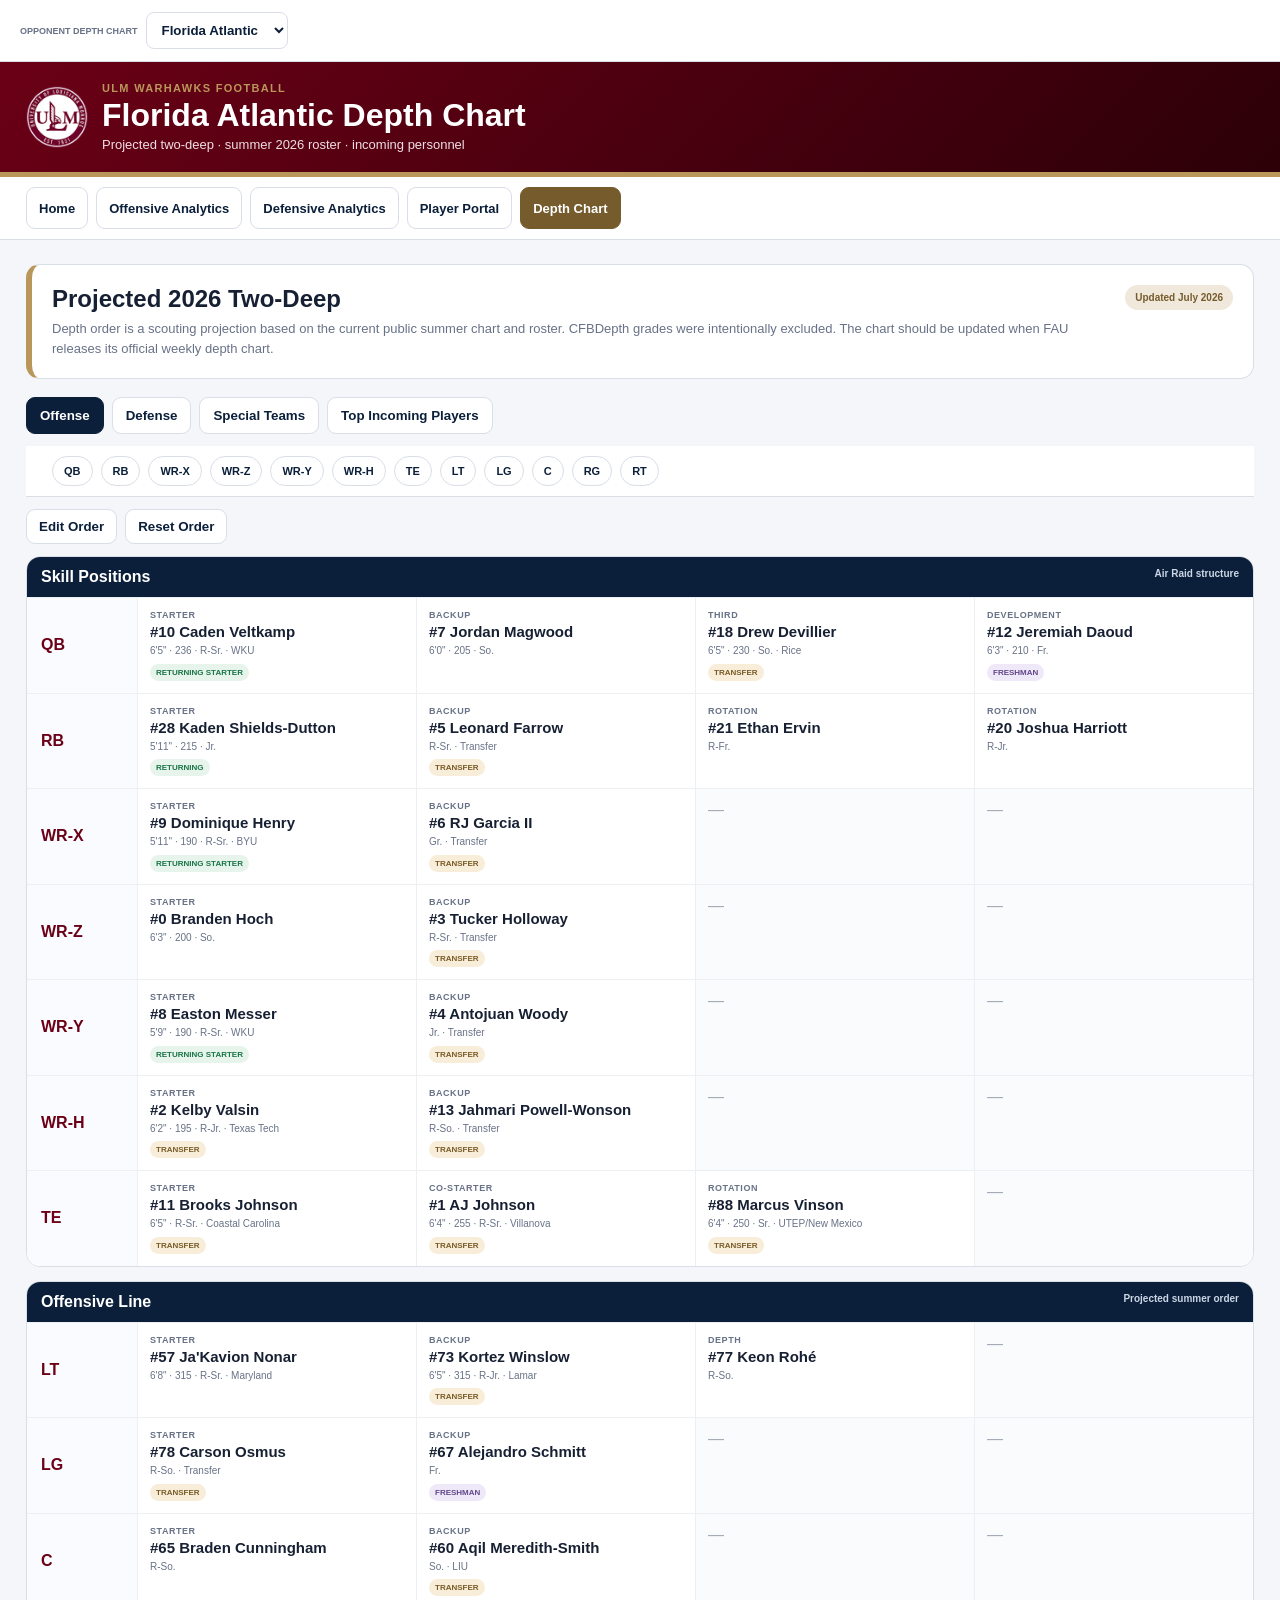
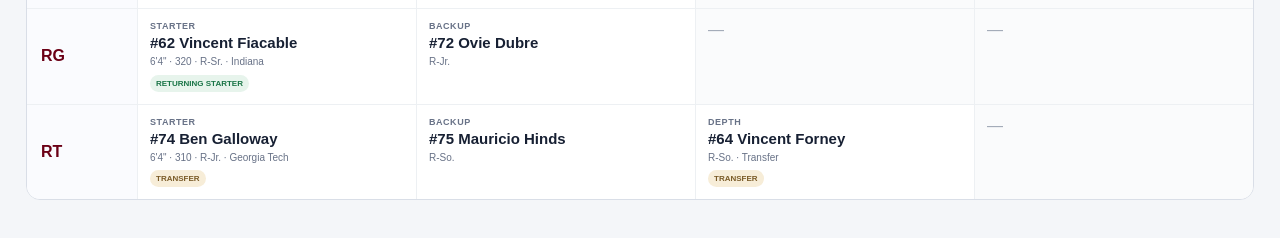
<file: depth-chart.html>
<!doctype html>
<html lang="en">
<head>
<meta charset="utf-8">
<meta name="viewport" content="width=device-width,initial-scale=1">
<title>ULM | Florida Atlantic Depth Chart</title>
<style>
:root{
 --m:#6b0016;--m2:#2c0008;--n:#0b1f3a;--blue:#073b68;--g:#b9975b;
 --bg:#f4f6f9;--p:#fff;--l:#d9dee7;--t:#172033;--u:#687287;
 --transfer:#f7edd8;--freshman:#eee8f8;--green:#1d9b57
}
*{box-sizing:border-box}
html{scroll-behavior:smooth}
body{margin:0;font-family:Arial,Helvetica,sans-serif;background:var(--bg);color:var(--t)}
header{background:linear-gradient(135deg,var(--m),var(--m2));color:#fff;border-bottom:5px solid var(--g);padding:20px 26px}
.brand{display:flex;gap:14px;align-items:center;max-width:1500px;margin:auto}.logo{width:62px;height:62px;object-fit:contain}
.ey{color:var(--g);font-size:11px;font-weight:900;letter-spacing:.12em;text-transform:uppercase}
h1{margin:3px 0}.sub{font-size:13px;color:#efdfe3}
nav{background:#fff;border-bottom:1px solid var(--l);padding:10px 26px;display:flex;gap:8px;overflow-x:auto;position:sticky;top:0;z-index:20}
nav a{display:inline-flex;align-items:center;min-height:42px;padding:9px 12px;border:1px solid var(--l);border-radius:9px;text-decoration:none;color:var(--n);font-size:13px;font-weight:900;white-space:nowrap}
nav a.active{background:#765b2d;border-color:#765b2d;color:#fff}
main{max-width:1500px;margin:auto;padding:24px 26px}
.hero{background:#fff;border:1px solid var(--l);border-left:6px solid var(--g);border-radius:14px;padding:20px}
.hero-top{display:flex;justify-content:space-between;align-items:flex-start;gap:16px}
.hero h2{margin:0 0 6px}.note{color:var(--u);font-size:13px;line-height:1.5}
.updated{background:#f0e8da;color:#765b2d;border-radius:999px;padding:7px 10px;font-size:10px;font-weight:900;white-space:nowrap}
.depth-tabs{display:flex;gap:8px;flex-wrap:wrap;margin:18px 0 12px}
.depth-tabs button{border:1px solid var(--l);background:#fff;color:var(--n);border-radius:9px;padding:10px 13px;font-weight:900;cursor:pointer}
.depth-tabs button.active{background:var(--n);border-color:var(--n);color:#fff}
.section{display:none}.section.active{display:block}
.group{background:#fff;border:1px solid var(--l);border-radius:14px;margin-bottom:14px;overflow:hidden}
.group-head{background:var(--n);color:#fff;padding:11px 14px;font-weight:900;display:flex;justify-content:space-between;gap:12px}
.group-head span{font-size:10px;color:#cbd6e5;font-weight:600}
.depth-row{display:grid;grid-template-columns:110px repeat(4,minmax(180px,1fr));gap:0;border-top:1px solid #edf0f3;align-items:stretch}
.depth-row:first-of-type{border-top:0}
.pos{padding:14px;font-weight:900;color:var(--m);background:#fafbfe;display:flex;align-items:center}
.player{padding:12px;border-left:1px solid #edf0f3;min-height:78px}
.player.empty{color:#a2aab8;background:#fafbfc}
.rank{font-size:9px;text-transform:uppercase;letter-spacing:.06em;color:var(--u);font-weight:900}
.pname{font-size:15px;font-weight:900;margin-top:3px}
.meta{font-size:10px;color:var(--u);margin-top:4px;line-height:1.35}
.badges{display:flex;gap:5px;flex-wrap:wrap;margin-top:6px}
.badge{font-size:8px;font-weight:900;text-transform:uppercase;border-radius:999px;padding:4px 6px;background:#edf1f6;color:#41506a}
.badge.transfer{background:var(--transfer);color:#7a5b28}
.badge.freshman{background:var(--freshman);color:#62468a}
.badge.returner{background:#e7f4ec;color:#1a7547}
.incoming-grid{display:grid;grid-template-columns:repeat(3,1fr);gap:12px}
.incoming{background:#fff;border:1px solid var(--l);border-top:4px solid var(--g);border-radius:13px;padding:15px}
.incoming h3{margin:4px 0;font-size:18px}.role{color:var(--m);font-size:11px;font-weight:900;margin-top:7px}
.source-note{font-size:10px;color:var(--u);margin-top:18px;line-height:1.5}
@media(max-width:1050px){
 .depth-row{grid-template-columns:95px repeat(2,minmax(210px,1fr))}
 .depth-row .player:nth-child(n+4){display:none}
 .incoming-grid{grid-template-columns:1fr 1fr}
}

.player-link{color:inherit;text-decoration:none}

.depth-tools{display:flex;gap:8px;flex-wrap:wrap;margin:12px 0}
.depth-tools button{
 border:1px solid var(--l);background:#fff;color:var(--n);border-radius:9px;
 padding:9px 12px;font-weight:900;cursor:pointer
}
.depth-tools button.active{background:var(--m);border-color:var(--m);color:#fff}
.reorder-controls{display:none;gap:6px;margin-top:8px}
.editing .reorder-controls{display:flex}
.reorder-controls button{
 border:1px solid var(--l);background:#fff;color:var(--n);border-radius:7px;
 padding:6px 9px;font-size:10px;font-weight:900;cursor:pointer
}
.reorder-controls button:disabled{opacity:.35;cursor:not-allowed}
.position-jump button{
 flex:0 0 auto;text-decoration:none;background:#fff;border:1px solid var(--l);
 color:var(--n);border-radius:999px;padding:8px 11px;font-size:11px;font-weight:900;
 cursor:pointer
}

.player-link:hover{text-decoration:underline}
.position-jump{display:none}
@media(max-width:700px){
 header,nav,main{padding-left:14px;padding-right:14px}
 .logo{width:48px;height:48px}
 h1{font-size:23px;line-height:1.08}
 .hero-top{flex-direction:column}
 .depth-tabs{
  overflow-x:auto;flex-wrap:nowrap;-webkit-overflow-scrolling:touch;padding-bottom:6px
 }
 .depth-tabs button{flex:0 0 auto;min-width:max-content}
 .position-jump{
  display:flex;gap:8px;overflow-x:auto;padding:8px 0 12px;
  -webkit-overflow-scrolling:touch;position:sticky;top:61px;z-index:15;background:var(--bg)
 }
 .position-jump a,.position-jump button{
  flex:0 0 auto;text-decoration:none;background:#fff;border:1px solid var(--l);
  color:var(--n);border-radius:999px;padding:8px 11px;font-size:11px;font-weight:900
 }
 .group{overflow:visible}
 .group-head{position:sticky;top:107px;z-index:10}
 .depth-row{
  display:block;border:1px solid var(--l);border-radius:12px;margin:10px 0;background:#fff;overflow:hidden
 }
 .depth-row .pos{
  display:block;background:var(--m);color:#fff;padding:10px 12px;font-size:18px;
  border-bottom:1px solid rgba(255,255,255,.15)
 }
 .depth-row .player{
  display:block!important;border-left:0;border-top:1px solid #edf0f3;min-height:0;padding:12px 14px
 }
 .depth-row .player:first-of-type{border-top:0}
 .depth-row .player.empty{display:none!important}
 .rank{font-size:9px}
 .pname{font-size:17px;line-height:1.25}
 .meta{font-size:11px}
 .incoming-grid{grid-template-columns:1fr}
}

</style>

<style>
.workspace-switch{display:flex;gap:8px;align-items:center;flex-wrap:wrap}
.workspace-switch label{font-size:9px;text-transform:uppercase;color:#687287;font-weight:900}
.workspace-switch select{padding:9px 11px;border:1px solid #d9dee7;border-radius:8px;background:#fff;color:#0b1f3a;font-weight:900}
</style>
</head>
<body><div class="workspace-switch" style="padding:12px 20px;background:#fff;border-bottom:1px solid #d9dee7">
<label>Opponent Depth Chart</label>
<select onchange="location.href=this.value">
<option value="depth-chart.html" selected>Florida Atlantic</option>
<option value="uab-depth-chart.html">UAB</option>
</select></div>
<header>
 <div class="brand">
  <img class="logo" src="ulm_logo_official.png" alt="ULM logo">
  <div><div class="ey">ULM Warhawks Football</div><h1>Florida Atlantic Depth Chart</h1><div class="sub">Projected two-deep · summer 2026 roster · incoming personnel</div></div>
 </div>
</header>
<nav>
<a href="index.html">Home</a>
<a href="offense.html">Offensive Analytics</a>
<a href="defense.html">Defensive Analytics</a>
<a href="personnel.html">Player Portal</a>
<a class="active" href="depth-chart.html">Depth Chart</a>
</nav>
<main>
<section class="hero">
 <div class="hero-top">
  <div><h2>Projected 2026 Two-Deep</h2>
  <div class="note">Depth order is a scouting projection based on the current public summer chart and roster. CFBDepth grades were intentionally excluded. The chart should be updated when FAU releases its official weekly depth chart.</div></div>
  <div class="updated">Updated July 2026</div>
 </div>
</section>

<div class="depth-tabs">
 <button class="active" data-tab="offense">Offense</button>
 <button data-tab="defense">Defense</button>
 <button data-tab="special">Special Teams</button>
 <button data-tab="incoming">Top Incoming Players</button>
</div>
<nav class="position-jump" id="positionJump" aria-label="Position jump"></nav>
<div class="depth-tools">
 <button id="editOrderBtn" type="button">Edit Order</button>
 <button id="resetOrderBtn" type="button">Reset Order</button>
</div>

<section id="offense" class="section active">
 <div class="group">
  <div class="group-head">Skill Positions <span>Air Raid structure</span></div>
  <div class="depth-row" id="pos-qb"><div class="pos">QB</div>
   <div class="player" data-player-name="Caden Veltkamp"><div class="rank">Starter</div><div class="pname"><a class="player-link" href="personnel.html?player=156642">#10 Caden Veltkamp</a></div><div class="meta">6'5" · 236 · R-Sr. · WKU</div><div class="badges"><span class="badge returner">Returning starter</span></div><div class="reorder-controls">
      <button type="button" data-move="up">Move Up</button>
      <button type="button" data-move="down">Move Down</button>
    </div></div>
   <div class="player" data-player-name="Jordan Magwood"><div class="rank">Backup</div><div class="pname"><a class="player-link" href="personnel.html?player=199666">#7 Jordan Magwood</a></div><div class="meta">6'0" · 205 · So.</div><div class="reorder-controls">
      <button type="button" data-move="up">Move Up</button>
      <button type="button" data-move="down">Move Down</button>
    </div></div>
   <div class="player" data-player-name="Drew Devillier"><div class="rank">Third</div><div class="pname">#18 Drew Devillier</div><div class="meta">6'5" · 230 · So. · Rice</div><div class="badges"><span class="badge transfer">Transfer</span></div><div class="reorder-controls">
      <button type="button" data-move="up">Move Up</button>
      <button type="button" data-move="down">Move Down</button>
    </div></div>
   <div class="player" data-player-name="Jeremiah Daoud"><div class="rank">Development</div><div class="pname">#12 Jeremiah Daoud</div><div class="meta">6'3" · 210 · Fr.</div><div class="badges"><span class="badge freshman">Freshman</span><div class="reorder-controls">
      <button type="button" data-move="up">Move Up</button>
      <button type="button" data-move="down">Move Down</button>
    </div></div></div>
  </div>
  <div class="depth-row" id="pos-rb"><div class="pos">RB</div>
   <div class="player" data-player-name="Kaden Shields-Dutton"><div class="rank">Starter</div><div class="pname"><a class="player-link" href="personnel.html?player=189406">#28 Kaden Shields-Dutton</a></div><div class="meta">5'11" · 215 · Jr.</div><div class="badges"><span class="badge returner">Returning</span></div><div class="reorder-controls">
      <button type="button" data-move="up">Move Up</button>
      <button type="button" data-move="down">Move Down</button>
    </div></div>
   <div class="player" data-player-name="Leonard Farrow"><div class="rank">Backup</div><div class="pname">#5 Leonard Farrow</div><div class="meta">R-Sr. · Transfer</div><div class="badges"><span class="badge transfer">Transfer</span></div><div class="reorder-controls">
      <button type="button" data-move="up">Move Up</button>
      <button type="button" data-move="down">Move Down</button>
    </div></div>
   <div class="player" data-player-name="Ethan Ervin"><div class="rank">Rotation</div><div class="pname"><a class="player-link" href="personnel.html?player=199664">#21 Ethan Ervin</a></div><div class="meta">R-Fr.</div><div class="reorder-controls">
      <button type="button" data-move="up">Move Up</button>
      <button type="button" data-move="down">Move Down</button>
    </div></div>
   <div class="player" data-player-name="Joshua Harriott"><div class="rank">Rotation</div><div class="pname"><a class="player-link" href="personnel.html?player=169910">#20 Joshua Harriott</a></div><div class="meta">R-Jr.<div class="reorder-controls">
      <button type="button" data-move="up">Move Up</button>
      <button type="button" data-move="down">Move Down</button>
    </div></div></div>
  </div>
  <div class="depth-row" id="pos-wr-x"><div class="pos">WR-X</div>
   <div class="player" data-player-name="Dominique Henry"><div class="rank">Starter</div><div class="pname"><a class="player-link" href="personnel.html?player=163249">#9 Dominique Henry</a></div><div class="meta">5'11" · 190 · R-Sr. · BYU</div><div class="badges"><span class="badge returner">Returning starter</span></div><div class="reorder-controls">
      <button type="button" data-move="up">Move Up</button>
      <button type="button" data-move="down">Move Down</button>
    </div></div>
   <div class="player" data-player-name="RJ Garcia II"><div class="rank">Backup</div><div class="pname">#6 RJ Garcia II</div><div class="meta">Gr. · Transfer</div><div class="badges"><span class="badge transfer">Transfer</span></div><div class="reorder-controls">
      <button type="button" data-move="up">Move Up</button>
      <button type="button" data-move="down">Move Down</button>
    </div></div>
   <div class="player empty">—</div><div class="player empty">—</div>
  </div>
  <div class="depth-row" id="pos-wr-z"><div class="pos">WR-Z</div>
   <div class="player" data-player-name="Branden Hoch"><div class="rank">Starter</div><div class="pname"><a class="player-link" href="personnel.html?player=199670">#0 Branden Hoch</a></div><div class="meta">6'3" · 200 · So.</div><div class="reorder-controls">
      <button type="button" data-move="up">Move Up</button>
      <button type="button" data-move="down">Move Down</button>
    </div></div>
   <div class="player" data-player-name="Tucker Holloway"><div class="rank">Backup</div><div class="pname">#3 Tucker Holloway</div><div class="meta">R-Sr. · Transfer</div><div class="badges"><span class="badge transfer">Transfer</span></div><div class="reorder-controls">
      <button type="button" data-move="up">Move Up</button>
      <button type="button" data-move="down">Move Down</button>
    </div></div>
   <div class="player empty">—</div><div class="player empty">—</div>
  </div>
  <div class="depth-row" id="pos-wr-y"><div class="pos">WR-Y</div>
   <div class="player" data-player-name="Easton Messer"><div class="rank">Starter</div><div class="pname"><a class="player-link" href="personnel.html?player=163051">#8 Easton Messer</a></div><div class="meta">5'9" · 190 · R-Sr. · WKU</div><div class="badges"><span class="badge returner">Returning starter</span></div><div class="reorder-controls">
      <button type="button" data-move="up">Move Up</button>
      <button type="button" data-move="down">Move Down</button>
    </div></div>
   <div class="player" data-player-name="Antojuan Woody"><div class="rank">Backup</div><div class="pname">#4 Antojuan Woody</div><div class="meta">Jr. · Transfer</div><div class="badges"><span class="badge transfer">Transfer</span></div><div class="reorder-controls">
      <button type="button" data-move="up">Move Up</button>
      <button type="button" data-move="down">Move Down</button>
    </div></div>
   <div class="player empty">—</div><div class="player empty">—</div>
  </div>
  <div class="depth-row" id="pos-wr-h"><div class="pos">WR-H</div>
   <div class="player" data-player-name="Kelby Valsin"><div class="rank">Starter</div><div class="pname">#2 Kelby Valsin</div><div class="meta">6'2" · 195 · R-Jr. · Texas Tech</div><div class="badges"><span class="badge transfer">Transfer</span></div><div class="reorder-controls">
      <button type="button" data-move="up">Move Up</button>
      <button type="button" data-move="down">Move Down</button>
    </div></div>
   <div class="player" data-player-name="Jahmari Powell-Wonson"><div class="rank">Backup</div><div class="pname">#13 Jahmari Powell-Wonson</div><div class="meta">R-So. · Transfer</div><div class="badges"><span class="badge transfer">Transfer</span></div><div class="reorder-controls">
      <button type="button" data-move="up">Move Up</button>
      <button type="button" data-move="down">Move Down</button>
    </div></div>
   <div class="player empty">—</div><div class="player empty">—</div>
  </div>
  <div class="depth-row" id="pos-te"><div class="pos">TE</div>
   <div class="player" data-player-name="Brooks Johnson"><div class="rank">Starter</div><div class="pname">#11 Brooks Johnson</div><div class="meta">6'5" · R-Sr. · Coastal Carolina</div><div class="badges"><span class="badge transfer">Transfer</span></div><div class="reorder-controls">
      <button type="button" data-move="up">Move Up</button>
      <button type="button" data-move="down">Move Down</button>
    </div></div>
   <div class="player" data-player-name="AJ Johnson"><div class="rank">Co-starter</div><div class="pname">#1 AJ Johnson</div><div class="meta">6'4" · 255 · R-Sr. · Villanova</div><div class="badges"><span class="badge transfer">Transfer</span></div><div class="reorder-controls">
      <button type="button" data-move="up">Move Up</button>
      <button type="button" data-move="down">Move Down</button>
    </div></div>
   <div class="player" data-player-name="Marcus Vinson"><div class="rank">Rotation</div><div class="pname">#88 Marcus Vinson</div><div class="meta">6'4" · 250 · Sr. · UTEP/New Mexico</div><div class="badges"><span class="badge transfer">Transfer</span></div><div class="reorder-controls">
      <button type="button" data-move="up">Move Up</button>
      <button type="button" data-move="down">Move Down</button>
    </div></div>
   <div class="player empty">—</div>
  </div>
 </div>

 <div class="group">
  <div class="group-head">Offensive Line <span>Projected summer order</span></div>
  <div class="depth-row" id="pos-lt"><div class="pos">LT</div>
   <div class="player" data-player-name="Ja'Kavion Nonar"><div class="rank">Starter</div><div class="pname"><a class="player-link" href="personnel.html?player=162800">#57 Ja'Kavion Nonar</a></div><div class="meta">6'8" · 315 · R-Sr. · Maryland</div><div class="reorder-controls">
      <button type="button" data-move="up">Move Up</button>
      <button type="button" data-move="down">Move Down</button>
    </div></div>
   <div class="player" data-player-name="Kortez Winslow"><div class="rank">Backup</div><div class="pname">#73 Kortez Winslow</div><div class="meta">6'5" · 315 · R-Jr. · Lamar</div><div class="badges"><span class="badge transfer">Transfer</span></div><div class="reorder-controls">
      <button type="button" data-move="up">Move Up</button>
      <button type="button" data-move="down">Move Down</button>
    </div></div>
   <div class="player" data-player-name="Keon Rohé"><div class="rank">Depth</div><div class="pname">#77 Keon Rohé</div><div class="meta">R-So.</div><div class="reorder-controls">
      <button type="button" data-move="up">Move Up</button>
      <button type="button" data-move="down">Move Down</button>
    </div></div><div class="player empty">—</div>
  </div>
  <div class="depth-row" id="pos-lg"><div class="pos">LG</div>
   <div class="player" data-player-name="Carson Osmus"><div class="rank">Starter</div><div class="pname">#78 Carson Osmus</div><div class="meta">R-So. · Transfer</div><div class="badges"><span class="badge transfer">Transfer</span></div><div class="reorder-controls">
      <button type="button" data-move="up">Move Up</button>
      <button type="button" data-move="down">Move Down</button>
    </div></div>
   <div class="player" data-player-name="Alejandro Schmitt"><div class="rank">Backup</div><div class="pname">#67 Alejandro Schmitt</div><div class="meta">Fr.</div><div class="badges"><span class="badge freshman">Freshman</span></div><div class="reorder-controls">
      <button type="button" data-move="up">Move Up</button>
      <button type="button" data-move="down">Move Down</button>
    </div></div>
   <div class="player empty">—</div><div class="player empty">—</div>
  </div>
  <div class="depth-row" id="pos-c"><div class="pos">C</div>
   <div class="player" data-player-name="Braden Cunningham"><div class="rank">Starter</div><div class="pname"><a class="player-link" href="personnel.html?player=183402">#65 Braden Cunningham</a></div><div class="meta">R-So.</div><div class="reorder-controls">
      <button type="button" data-move="up">Move Up</button>
      <button type="button" data-move="down">Move Down</button>
    </div></div>
   <div class="player" data-player-name="Aqil Meredith-Smith"><div class="rank">Backup</div><div class="pname">#60 Aqil Meredith-Smith</div><div class="meta">So. · LIU</div><div class="badges"><span class="badge transfer">Transfer</span></div><div class="reorder-controls">
      <button type="button" data-move="up">Move Up</button>
      <button type="button" data-move="down">Move Down</button>
    </div></div>
   <div class="player empty">—</div><div class="player empty">—</div>
  </div>
  <div class="depth-row" id="pos-rg"><div class="pos">RG</div>
   <div class="player" data-player-name="Vincent Fiacable"><div class="rank">Starter</div><div class="pname"><a class="player-link" href="personnel.html?player=144836">#62 Vincent Fiacable</a></div><div class="meta">6'4" · 320 · R-Sr. · Indiana</div><div class="badges"><span class="badge returner">Returning starter</span></div><div class="reorder-controls">
      <button type="button" data-move="up">Move Up</button>
      <button type="button" data-move="down">Move Down</button>
    </div></div>
   <div class="player" data-player-name="Ovie Dubre"><div class="rank">Backup</div><div class="pname"><a class="player-link" href="personnel.html?player=169908">#72 Ovie Dubre</a></div><div class="meta">R-Jr.</div><div class="reorder-controls">
      <button type="button" data-move="up">Move Up</button>
      <button type="button" data-move="down">Move Down</button>
    </div></div>
   <div class="player empty">—</div><div class="player empty">—</div>
  </div>
  <div class="depth-row" id="pos-rt"><div class="pos">RT</div>
   <div class="player" data-player-name="Ben Galloway"><div class="rank">Starter</div><div class="pname">#74 Ben Galloway</div><div class="meta">6'4" · 310 · R-Jr. · Georgia Tech</div><div class="badges"><span class="badge transfer">Transfer</span></div><div class="reorder-controls">
      <button type="button" data-move="up">Move Up</button>
      <button type="button" data-move="down">Move Down</button>
    </div></div>
   <div class="player" data-player-name="Mauricio Hinds"><div class="rank">Backup</div><div class="pname"><a class="player-link" href="personnel.html?player=183406">#75 Mauricio Hinds</a></div><div class="meta">R-So.</div><div class="reorder-controls">
      <button type="button" data-move="up">Move Up</button>
      <button type="button" data-move="down">Move Down</button>
    </div></div>
   <div class="player" data-player-name="Vincent Forney"><div class="rank">Depth</div><div class="pname"><a class="player-link" href="personnel.html?player=193336">#64 Vincent Forney</a></div><div class="meta">R-So. · Transfer</div><div class="badges"><span class="badge transfer">Transfer</span></div><div class="reorder-controls">
      <button type="button" data-move="up">Move Up</button>
      <button type="button" data-move="down">Move Down</button>
    </div></div><div class="player empty">—</div>
  </div>
 </div>
</section>

<section id="defense" class="section">
 <div class="group">
  <div class="group-head">Defensive Front <span>Multiple 4-2-5</span></div>
  <div class="depth-row" id="pos-de"><div class="pos">DE</div>
   <div class="player" data-player-name="Deshaun Batiste"><div class="rank">Starter</div><div class="pname"><a class="player-link" href="personnel.html?player=172340">#5 Deshaun Batiste</a></div><div class="meta">6'3" · 258 · R-Sr. · Troy/Tulane</div><div class="reorder-controls">
      <button type="button" data-move="up">Move Up</button>
      <button type="button" data-move="down">Move Down</button>
    </div></div>
   <div class="player" data-player-name="Gavench Marcelin"><div class="rank">Backup</div><div class="pname"><a class="player-link" href="personnel.html?player=183412">#11 Gavench Marcelin</a></div><div class="meta">Jr.</div><div class="reorder-controls">
      <button type="button" data-move="up">Move Up</button>
      <button type="button" data-move="down">Move Down</button>
    </div></div>
   <div class="player" data-player-name="Tyclean Luman"><div class="rank">Depth</div><div class="pname"><a class="player-link" href="personnel.html?player=190482">#15 Tyclean Luman</a></div><div class="meta">R-So. · Transfer</div><div class="badges"><span class="badge transfer">Transfer</span></div><div class="reorder-controls">
      <button type="button" data-move="up">Move Up</button>
      <button type="button" data-move="down">Move Down</button>
    </div></div><div class="player empty">—</div>
  </div>
  <div class="depth-row" id="pos-nt"><div class="pos">NT</div>
   <div class="player" data-player-name="CJ Doggette Jr."><div class="rank">Starter</div><div class="pname"><a class="player-link" href="personnel.html?player=164141">#1 CJ Doggette Jr.</a></div><div class="meta">6'2" · 277 · R-Sr. · Cincinnati/Ohio</div><div class="reorder-controls">
      <button type="button" data-move="up">Move Up</button>
      <button type="button" data-move="down">Move Down</button>
    </div></div>
   <div class="player" data-player-name="Enyce Sledge"><div class="rank">Backup</div><div class="pname"><a class="player-link" href="personnel.html?player=157044">#62 Enyce Sledge</a></div><div class="meta">R-Sr. · Transfer</div><div class="badges"><span class="badge transfer">Transfer</span></div><div class="reorder-controls">
      <button type="button" data-move="up">Move Up</button>
      <button type="button" data-move="down">Move Down</button>
    </div></div>
   <div class="player" data-player-name="Corey Clark"><div class="rank">Rotation</div><div class="pname">#94 Corey Clark</div><div class="meta">Sr. · Mississippi State</div><div class="badges"><span class="badge transfer">Transfer</span></div><div class="reorder-controls">
      <button type="button" data-move="up">Move Up</button>
      <button type="button" data-move="down">Move Down</button>
    </div></div>
   <div class="player" data-player-name="Earl Miller Jr."><div class="rank">Rotation</div><div class="pname"><a class="player-link" href="personnel.html?player=148219">#13 Earl Miller Jr.</a></div><div class="meta">Gr. · Transfer</div><div class="badges"><span class="badge transfer">Transfer</span><div class="reorder-controls">
      <button type="button" data-move="up">Move Up</button>
      <button type="button" data-move="down">Move Down</button>
    </div></div></div>
  </div>
  <div class="depth-row" id="pos-dt"><div class="pos">DT</div>
   <div class="player" data-player-name="Blake Burris"><div class="rank">Starter</div><div class="pname">#98 Blake Burris</div><div class="meta">Gr. · Transfer</div><div class="badges"><span class="badge transfer">Transfer</span></div><div class="reorder-controls">
      <button type="button" data-move="up">Move Up</button>
      <button type="button" data-move="down">Move Down</button>
    </div></div>
   <div class="player" data-player-name="Wilky Denaud"><div class="rank">Backup</div><div class="pname"><a class="player-link" href="personnel.html?player=172445">#2 Wilky Denaud</a></div><div class="meta">6'3" · 285 · R-Jr. · Mississippi State</div><div class="reorder-controls">
      <button type="button" data-move="up">Move Up</button>
      <button type="button" data-move="down">Move Down</button>
    </div></div>
   <div class="player" data-player-name="Tycoolhill Luman"><div class="rank">Rotation</div><div class="pname"><a class="player-link" href="personnel.html?player=190483">#14 Tycoolhill Luman</a></div><div class="meta">R-So. · Transfer</div><div class="badges"><span class="badge transfer">Transfer</span></div><div class="reorder-controls">
      <button type="button" data-move="up">Move Up</button>
      <button type="button" data-move="down">Move Down</button>
    </div></div><div class="player empty">—</div>
  </div>
  <div class="depth-row" id="pos-rush"><div class="pos">RUSH</div>
   <div class="player" data-player-name="Josh Roberts"><div class="rank">Starter</div><div class="pname"><a class="player-link" href="personnel.html?player=199661">#10 Josh Roberts</a></div><div class="meta">6'4" · 220 · So.</div><div class="reorder-controls">
      <button type="button" data-move="up">Move Up</button>
      <button type="button" data-move="down">Move Down</button>
    </div></div>
   <div class="player" data-player-name="Jay Crable"><div class="rank">Backup</div><div class="pname">#12 Jay Crable</div><div class="meta">R-Jr. · Transfer</div><div class="badges"><span class="badge transfer">Transfer</span></div><div class="reorder-controls">
      <button type="button" data-move="up">Move Up</button>
      <button type="button" data-move="down">Move Down</button>
    </div></div>
   <div class="player" data-player-name="Jonathan Bax"><div class="rank">Rotation</div><div class="pname">#9 Jonathan Bax</div><div class="meta">Sr. · TCU</div><div class="badges"><span class="badge transfer">Transfer</span></div><div class="reorder-controls">
      <button type="button" data-move="up">Move Up</button>
      <button type="button" data-move="down">Move Down</button>
    </div></div><div class="player empty">—</div>
  </div>
 </div>

 <div class="group">
  <div class="group-head">Linebackers & Secondary <span>Projected summer order</span></div>
  <div class="depth-row" id="pos-wlb"><div class="pos">WLB</div>
   <div class="player" data-player-name="Leon Hart Jr."><div class="rank">Starter</div><div class="pname"><a class="player-link" href="personnel.html?player=156811">#6 Leon Hart Jr.</a></div><div class="meta">R-Sr. · Transfer</div><div class="badges"><span class="badge transfer">Transfer</span></div><div class="reorder-controls">
      <button type="button" data-move="up">Move Up</button>
      <button type="button" data-move="down">Move Down</button>
    </div></div>
   <div class="player" data-player-name="Khmari Johnson"><div class="rank">Backup</div><div class="pname"><a class="player-link" href="personnel.html?player=199657">#7 Khmari Johnson</a></div><div class="meta">Sr. · Transfer</div><div class="badges"><span class="badge transfer">Transfer</span></div><div class="reorder-controls">
      <button type="button" data-move="up">Move Up</button>
      <button type="button" data-move="down">Move Down</button>
    </div></div>
   <div class="player" data-player-name="Char'Quez Lee"><div class="rank">Depth</div><div class="pname"><a class="player-link" href="personnel.html?player=183411">#17 Char'Quez Lee</a></div><div class="meta">R-So.</div><div class="reorder-controls">
      <button type="button" data-move="up">Move Up</button>
      <button type="button" data-move="down">Move Down</button>
    </div></div><div class="player empty">—</div>
  </div>
  <div class="depth-row" id="pos-mlb"><div class="pos">MLB</div>
   <div class="player" data-player-name="Joseph Sipp Jr."><div class="rank">Starter</div><div class="pname">#18 Joseph Sipp Jr.</div><div class="meta">6'0" · 210 · R-Sr. · Bowling Green/Kansas</div><div class="badges"><span class="badge transfer">Transfer</span></div><div class="reorder-controls">
      <button type="button" data-move="up">Move Up</button>
      <button type="button" data-move="down">Move Down</button>
    </div></div>
   <div class="player" data-player-name="Zyere Horton"><div class="rank">Backup</div><div class="pname"><a class="player-link" href="personnel.html?player=158351">#28 Zyere Horton</a></div><div class="meta">R-Sr. · Transfer</div><div class="badges"><span class="badge transfer">Transfer</span></div><div class="reorder-controls">
      <button type="button" data-move="up">Move Up</button>
      <button type="button" data-move="down">Move Down</button>
    </div></div>
   <div class="player" data-player-name="Nate Fischer"><div class="rank">Depth</div><div class="pname">#21 Nate Fischer</div><div class="meta">Jr. · San Diego</div><div class="badges"><span class="badge transfer">Transfer</span></div><div class="reorder-controls">
      <button type="button" data-move="up">Move Up</button>
      <button type="button" data-move="down">Move Down</button>
    </div></div><div class="player empty">—</div>
  </div>
  <div class="depth-row" id="pos-lcb"><div class="pos">LCB</div>
   <div class="player" data-player-name="Damarius McGhee"><div class="rank">Starter</div><div class="pname"><a class="player-link" href="personnel.html?player=146778">#4 Damarius McGhee</a></div><div class="meta">6'0" · 183 · Gr. · LSU/Kansas</div><div class="badges"><span class="badge transfer">Transfer</span></div><div class="reorder-controls">
      <button type="button" data-move="up">Move Up</button>
      <button type="button" data-move="down">Move Down</button>
    </div></div>
   <div class="player" data-player-name="Derrick Rogers"><div class="rank">Backup</div><div class="pname"><a class="player-link" href="personnel.html?player=174967">#3 Derrick Rogers</a></div><div class="meta">R-Jr. · Purdue</div><div class="reorder-controls">
      <button type="button" data-move="up">Move Up</button>
      <button type="button" data-move="down">Move Down</button>
    </div></div>
   <div class="player" data-player-name="Amar Reynolds"><div class="rank">Depth</div><div class="pname">#26 Amar Reynolds</div><div class="meta">So. · Illinois</div><div class="badges"><span class="badge transfer">Transfer</span></div><div class="reorder-controls">
      <button type="button" data-move="up">Move Up</button>
      <button type="button" data-move="down">Move Down</button>
    </div></div><div class="player empty">—</div>
  </div>
  <div class="depth-row" id="pos-rcb"><div class="pos">RCB</div>
   <div class="player" data-player-name="JK Johnson"><div class="rank">Starter</div><div class="pname">#23 JK Johnson</div><div class="meta">R-Sr. · Ohio State/LSU/Oklahoma State</div><div class="badges"><span class="badge transfer">Transfer</span></div><div class="reorder-controls">
      <button type="button" data-move="up">Move Up</button>
      <button type="button" data-move="down">Move Down</button>
    </div></div>
   <div class="player" data-player-name="Wallace Foster IV"><div class="rank">Backup</div><div class="pname">#16 Wallace Foster IV</div><div class="meta">R-So. · LSU</div><div class="badges"><span class="badge transfer">Transfer</span></div><div class="reorder-controls">
      <button type="button" data-move="up">Move Up</button>
      <button type="button" data-move="down">Move Down</button>
    </div></div>
   <div class="player empty">—</div><div class="player empty">—</div>
  </div>
  <div class="depth-row" id="pos-nb"><div class="pos">NB</div>
   <div class="player" data-player-name="Damon Allen"><div class="rank">Starter</div><div class="pname"><a class="player-link" href="personnel.html?player=199672">#0 Damon Allen</a></div><div class="meta">6'1" · 200 · So.</div><div class="reorder-controls">
      <button type="button" data-move="up">Move Up</button>
      <button type="button" data-move="down">Move Down</button>
    </div></div>
   <div class="player" data-player-name="Chris Tooley III"><div class="rank">Backup</div><div class="pname"><a class="player-link" href="personnel.html?player=169928">#8 Chris Tooley III</a></div><div class="meta">6'0" · 180 · R-Jr.</div><div class="reorder-controls">
      <button type="button" data-move="up">Move Up</button>
      <button type="button" data-move="down">Move Down</button>
    </div></div>
   <div class="player empty">—</div><div class="player empty">—</div>
  </div>
  <div class="depth-row" id="pos-ss"><div class="pos">SS</div>
   <div class="player" data-player-name="Jayden Sweeney"><div class="rank">Starter</div><div class="pname">#22 Jayden Sweeney</div><div class="meta">R-Sr. · Transfer</div><div class="badges"><span class="badge transfer">Transfer</span></div><div class="reorder-controls">
      <button type="button" data-move="up">Move Up</button>
      <button type="button" data-move="down">Move Down</button>
    </div></div>
   <div class="player" data-player-name="Bo Simpson-Nealy"><div class="rank">Backup</div><div class="pname">#20 Bo Simpson-Nealy</div><div class="meta">R-Jr. · Western Carolina</div><div class="badges"><span class="badge transfer">Transfer</span></div><div class="reorder-controls">
      <button type="button" data-move="up">Move Up</button>
      <button type="button" data-move="down">Move Down</button>
    </div></div>
   <div class="player empty">—</div><div class="player empty">—</div>
  </div>
  <div class="depth-row" id="pos-fs"><div class="pos">FS</div>
   <div class="player" data-player-name="Tyson Rooks"><div class="rank">Starter</div><div class="pname">#19 Tyson Rooks</div><div class="meta">6'5" · 180 · R-Sr. · Illinois</div><div class="badges"><span class="badge transfer">Transfer</span></div><div class="reorder-controls">
      <button type="button" data-move="up">Move Up</button>
      <button type="button" data-move="down">Move Down</button>
    </div></div>
   <div class="player empty">No established second listed</div><div class="player empty">—</div><div class="player empty">—</div>
  </div>
 </div>
</section>

<section id="special" class="section">
 <div class="group">
  <div class="group-head">Special Teams <span>Projected summer order</span></div>
  <div class="depth-row" id="pos-p"><div class="pos">P</div>
   <div class="player" data-player-name="Reed Chandley"><div class="rank">Starter</div><div class="pname">#91 Reed Chandley</div><div class="meta">Jr. · Transfer</div><div class="badges"><span class="badge transfer">Transfer</span></div><div class="reorder-controls">
      <button type="button" data-move="up">Move Up</button>
      <button type="button" data-move="down">Move Down</button>
    </div></div>
   <div class="player" data-player-name="Alex Grace"><div class="rank">Backup</div><div class="pname">#49 Alex Grace</div><div class="meta">R-So. · Transfer</div><div class="reorder-controls">
      <button type="button" data-move="up">Move Up</button>
      <button type="button" data-move="down">Move Down</button>
    </div></div><div class="player empty">—</div><div class="player empty">—</div>
  </div>
  <div class="depth-row" id="pos-k-ko"><div class="pos">K / KO</div>
   <div class="player" data-player-name="Collin Rogers"><div class="rank">Starter</div><div class="pname">#41 Collin Rogers</div><div class="meta">6'4" · 185 · R-Sr. · SMU</div><div class="badges"><span class="badge transfer">Transfer</span></div><div class="reorder-controls">
      <button type="button" data-move="up">Move Up</button>
      <button type="button" data-move="down">Move Down</button>
    </div></div>
   <div class="player" data-player-name="Lliam Peterson"><div class="rank">Backup</div><div class="pname">#96 Lliam Peterson</div><div class="meta">Fr.</div><div class="badges"><span class="badge freshman">Freshman</span></div><div class="reorder-controls">
      <button type="button" data-move="up">Move Up</button>
      <button type="button" data-move="down">Move Down</button>
    </div></div><div class="player empty">—</div><div class="player empty">—</div>
  </div>
  <div class="depth-row" id="pos-ls"><div class="pos">LS</div>
   <div class="player" data-player-name="Walker Adkinson"><div class="rank">Starter</div><div class="pname">#45 Walker Adkinson</div><div class="meta">Gr. · Transfer</div><div class="badges"><span class="badge transfer">Transfer</span></div><div class="reorder-controls">
      <button type="button" data-move="up">Move Up</button>
      <button type="button" data-move="down">Move Down</button>
    </div></div>
   <div class="player" data-player-name="Blake Thomas"><div class="rank">Backup</div><div class="pname">#46 Blake Thomas</div><div class="meta">Fr.</div><div class="badges"><span class="badge freshman">Freshman</span></div><div class="reorder-controls">
      <button type="button" data-move="up">Move Up</button>
      <button type="button" data-move="down">Move Down</button>
    </div></div><div class="player empty">—</div><div class="player empty">—</div>
  </div>
  <div class="depth-row" id="pos-pr"><div class="pos">PR</div>
   <div class="player" data-player-name="Easton Messer"><div class="rank">Primary</div><div class="pname"><a class="player-link" href="personnel.html?player=163051">#8 Easton Messer</a></div><div class="meta">WR · Returning starter</div><div class="reorder-controls">
      <button type="button" data-move="up">Move Up</button>
      <button type="button" data-move="down">Move Down</button>
    </div></div>
   <div class="player empty">—</div><div class="player empty">—</div><div class="player empty">—</div>
  </div>
  <div class="depth-row" id="pos-kr"><div class="pos">KR</div>
   <div class="player" data-player-name="Antojuan Woody"><div class="rank">Primary</div><div class="pname">#4 Antojuan Woody</div><div class="meta">WR · Transfer</div><div class="reorder-controls">
      <button type="button" data-move="up">Move Up</button>
      <button type="button" data-move="down">Move Down</button>
    </div></div>
   <div class="player empty">—</div><div class="player empty">—</div><div class="player empty">—</div>
  </div>
 </div>
</section>

<section id="incoming" class="section">
 <div class="incoming-grid">
  <div class="incoming"><div class="ey">Projected Starter</div><h3>Joseph Sipp Jr. · LB</h3><div class="meta">Bowling Green / Kansas · R-Sr.</div><div class="role">Projected starting middle linebacker</div></div>
  <div class="incoming"><div class="ey">Projected Starter</div><h3>JK Johnson · CB</h3><div class="meta">Ohio State / LSU / Oklahoma State · R-Sr.</div><div class="role">Projected starting outside corner</div></div>
  <div class="incoming"><div class="ey">Projected Starter</div><h3>Damarius McGhee · CB</h3><div class="meta">LSU / Kansas · Gr.</div><div class="role">Projected starting outside corner</div></div>
  <div class="incoming"><div class="ey">Projected Starter</div><h3>Tyson Rooks · S</h3><div class="meta">Illinois · R-Sr.</div><div class="role">Projected starting free safety</div></div>
  <div class="incoming"><div class="ey">Projected Starter</div><h3>Ben Galloway · OL</h3><div class="meta">Georgia Tech · R-Jr.</div><div class="role">Projected starting right tackle</div></div>
  <div class="incoming"><div class="ey">Projected Starter</div><h3>Brooks Johnson · TE</h3><div class="meta">Coastal Carolina · R-Sr.</div><div class="role">Projected lead tight end</div></div>
  <div class="incoming"><div class="ey">Key Rotation</div><h3>Wallace Foster IV · CB</h3><div class="meta">LSU · R-So.</div><div class="role">Projected two-deep boundary corner</div></div>
  <div class="incoming"><div class="ey">Key Rotation</div><h3>Jonathan Bax · EDGE/LB</h3><div class="meta">TCU · Jr.</div><div class="role">Projected rush rotation</div></div>
  <div class="incoming"><div class="ey">Quarterback Depth</div><h3>Drew Devillier · QB</h3><div class="meta">Rice · So.</div><div class="role">Experienced transfer competing in the backup room</div></div>
 </div>
 <div class="source-note">Incoming-player priority is based on projected depth-chart role and expected opportunity, not third-party grades. This is a summer scouting projection and should be updated when FAU releases its official weekly chart.</div>
</section>
</main>
<script>
const ORDER_KEY="ulm_depth_chart_order_v1";
let editing=false;

function activeSection(){
 return document.querySelector(".section.active");
}
function updatePositionJump(sectionId){
 const jump=document.getElementById("positionJump");
 const section=document.getElementById(sectionId);
 if(!jump||!section)return;
 const rows=[...section.querySelectorAll(".depth-row")];
 jump.innerHTML=rows.map((row,index)=>{
  const pos=row.querySelector(".pos")?.textContent?.trim();
  return pos?`<button type="button" data-jump-index="${index}">${pos}</button>`:"";
 }).join("");
 jump.style.display=rows.length?"flex":"none";
 jump.querySelectorAll("[data-jump-index]").forEach(btn=>{
  btn.addEventListener("click",()=>{
   const target=rows[Number(btn.dataset.jumpIndex)];
   if(!target)return;
   const stickyOffset=150;
   const y=target.getBoundingClientRect().top+window.scrollY-stickyOffset;
   window.scrollTo({top:Math.max(0,y),behavior:"smooth"});
  });
 });
}
function rowKey(row){
 const section=row.closest(".section")?.id||"unknown";
 const pos=row.querySelector(".pos")?.textContent?.trim()||"position";
 return `${section}::${pos}`;
}
function playerElements(row){
 return [...row.querySelectorAll(":scope > .player:not(.empty)")];
}
function saveOrder(){
 const saved={};
 document.querySelectorAll(".depth-row").forEach(row=>{
  saved[rowKey(row)]=playerElements(row).map(p=>p.dataset.playerName);
 });
 localStorage.setItem(ORDER_KEY,JSON.stringify(saved));
}
function applySavedOrder(){
 let saved={};
 try{saved=JSON.parse(localStorage.getItem(ORDER_KEY)||"{}")}catch{}
 document.querySelectorAll(".depth-row").forEach(row=>{
  const order=saved[rowKey(row)];
  if(!Array.isArray(order)||!order.length)return;
  const players=playerElements(row);
  const map=new Map(players.map(p=>[p.dataset.playerName,p]));
  order.forEach(name=>{
   const el=map.get(name);
   if(el)row.appendChild(el);
  });
  players.filter(p=>!order.includes(p.dataset.playerName)).forEach(p=>row.appendChild(p));
  updateRankLabels(row);
 });
}
function updateRankLabels(row){
 const labels=["Starter","Backup","Third","Development"];
 playerElements(row).forEach((player,index)=>{
  const rank=player.querySelector(".rank");
  if(rank)rank.textContent=labels[index]||`Depth ${index+1}`;
 });
 updateMoveButtons(row);
}
function updateMoveButtons(row){
 const players=playerElements(row);
 players.forEach((player,index)=>{
  const up=player.querySelector('[data-move="up"]');
  const down=player.querySelector('[data-move="down"]');
  if(up)up.disabled=index===0;
  if(down)down.disabled=index===players.length-1;
 });
}
function bindReorderButtons(){
 document.querySelectorAll(".depth-row").forEach(row=>{
  playerElements(row).forEach(player=>{
   player.querySelectorAll("[data-move]").forEach(btn=>{
    btn.addEventListener("click",()=>{
     const players=playerElements(row);
     const index=players.indexOf(player);
     if(btn.dataset.move==="up"&&index>0){
      row.insertBefore(player,players[index-1]);
     }else if(btn.dataset.move==="down"&&index<players.length-1){
      row.insertBefore(players[index+1],player);
     }
     updateRankLabels(row);
     saveOrder();
    });
   });
  });
  updateMoveButtons(row);
 });
}
function setEditing(value){
 editing=value;
 document.body.classList.toggle("editing",editing);
 const btn=document.getElementById("editOrderBtn");
 btn.classList.toggle("active",editing);
 btn.textContent=editing?"Done Editing":"Edit Order";
}

document.querySelectorAll(".depth-tabs button").forEach(btn=>{
 btn.addEventListener("click",()=>{
  document.querySelectorAll(".depth-tabs button").forEach(x=>x.classList.remove("active"));
  document.querySelectorAll(".section").forEach(x=>x.classList.remove("active"));
  btn.classList.add("active");
  document.getElementById(btn.dataset.tab).classList.add("active");
  updatePositionJump(btn.dataset.tab);
  const y=document.querySelector(".depth-tabs").getBoundingClientRect().top+window.scrollY-75;
  window.scrollTo({top:Math.max(0,y),behavior:"smooth"});
 });
});

document.getElementById("editOrderBtn").addEventListener("click",()=>setEditing(!editing));
document.getElementById("resetOrderBtn").addEventListener("click",()=>{
 localStorage.removeItem(ORDER_KEY);
 location.reload();
});

applySavedOrder();
bindReorderButtons();
updatePositionJump("offense");
</script>
</body>
</html>
</file>
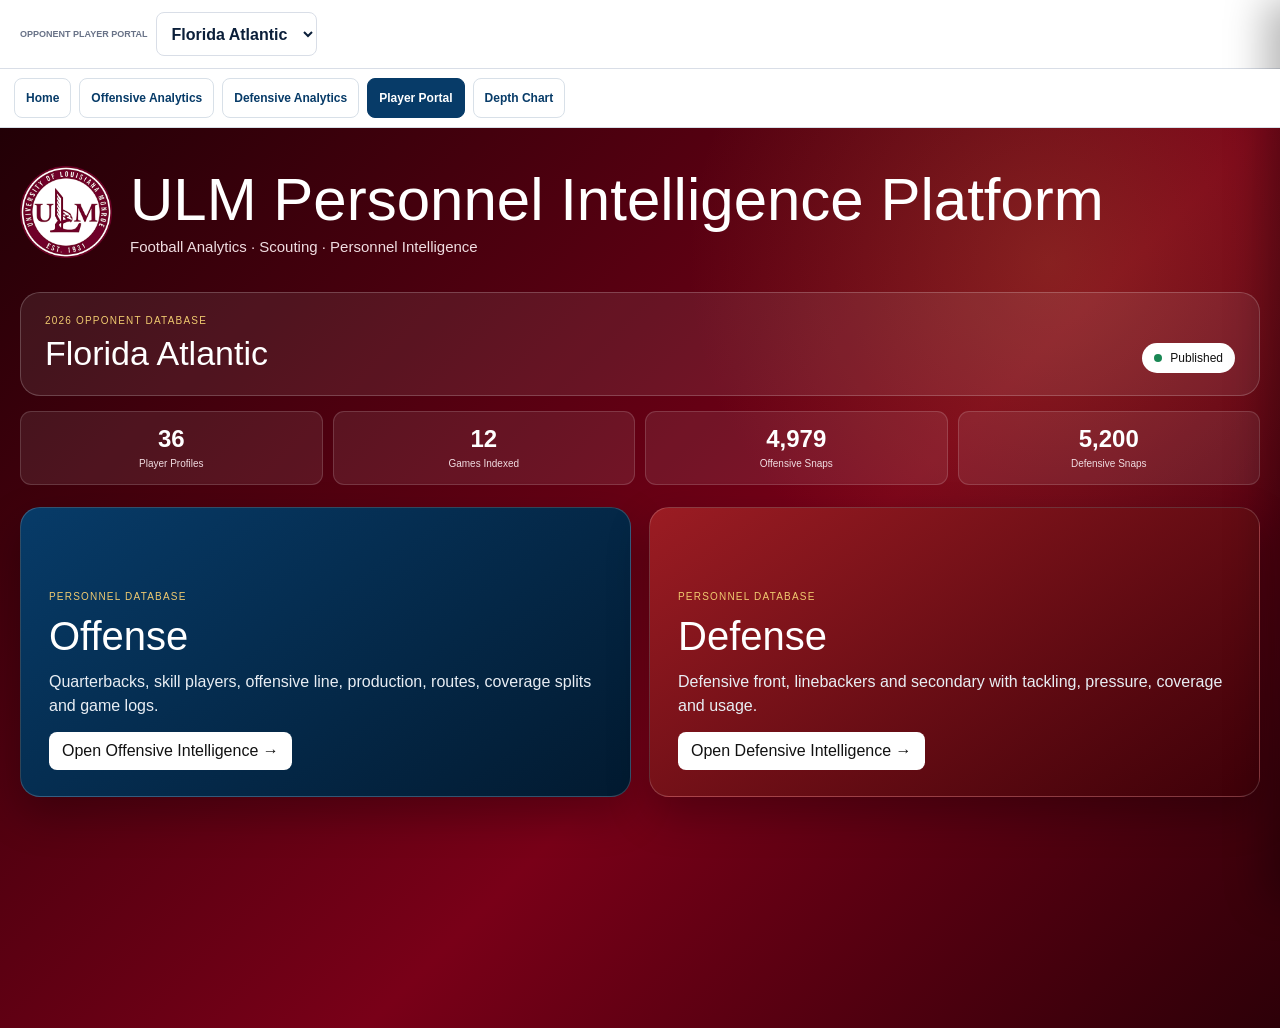
<file: personnel.html>
<!doctype html><html><head><meta charset="utf-8"><meta name="viewport" content="width=device-width,initial-scale=1"><title>ULM Player Portal | Unified Analytics Platform</title><link rel="stylesheet" href="personnel-styles.css"><style>
.unified-nav{
  position:sticky;top:0;z-index:100;background:#fff;border-bottom:1px solid #d8e0e8;
  display:flex;gap:8px;padding:9px 14px;overflow-x:auto;-webkit-overflow-scrolling:touch
}
.unified-nav a{
  min-height:40px;display:inline-flex;align-items:center;padding:8px 11px;
  border:1px solid #d8e0e8;border-radius:8px;color:#073b68;text-decoration:none;
  font-size:12px;font-weight:700;white-space:nowrap;background:#fff
}
.unified-nav a.active{background:#073b68;color:#fff;border-color:#073b68}
</style>
<style>
.workspace-switch{display:flex;gap:8px;align-items:center;flex-wrap:wrap}
.workspace-switch label{font-size:9px;text-transform:uppercase;color:#687287;font-weight:900}
.workspace-switch select{padding:9px 11px;border:1px solid #d9dee7;border-radius:8px;background:#fff;color:#0b1f3a;font-weight:900}
</style>
</head><body><div class="workspace-switch" style="padding:12px 20px;background:#fff;border-bottom:1px solid #d9dee7">
<label>Opponent Player Portal</label>
<select onchange="location.href=this.value">
<option value="personnel.html" selected>Florida Atlantic</option>
<option value="uab-personnel.html">UAB</option>
</select></div>
<nav class="unified-nav" aria-label="Platform modules">
  <a href="index.html">Home</a>
  <a href="offense.html">Offensive Analytics</a>
  <a href="defense.html">Defensive Analytics</a>
  <a class="active" href="personnel.html">Player Portal</a>
  <a href="depth-chart.html">Depth Chart</a>
</nav>
<section class="landing" id="landing"><div class="landing-inner"><div class="landing-brand"><img class="landing-logo" src="ulm_logo_official.png"><div><div class="landing-title">ULM Personnel Intelligence Platform</div><div class="landing-sub">Football Analytics · Scouting · Personnel Intelligence</div></div></div><div class="opponent-panel"><div class="overline">2026 Opponent Database</div><div class="opponent-row"><div class="opponent-name">Florida Atlantic</div><div class="status"><span class="status-dot"></span> Published</div></div></div><div class="landing-stats">
      <div class="landing-stat"><strong>36</strong><span>Player Profiles</span></div>
      <div class="landing-stat"><strong>12</strong><span>Games Indexed</span></div>
      <div class="landing-stat"><strong>4,979</strong><span>Offensive Snaps</span></div>
      <div class="landing-stat"><strong>5,200</strong><span>Defensive Snaps</span></div>
    </div><div class="module-grid"><button class="module offense" data-entry="offense"><span class="overline">Personnel Database</span><span class="module-title">Offense</span><span class="module-text">Quarterbacks, skill players, offensive line, production, routes, coverage splits and game logs.</span><span class="module-action">Open Offensive Intelligence →</span></button><button class="module defense" data-entry="defense"><span class="overline">Personnel Database</span><span class="module-title">Defense</span><span class="module-text">Defensive front, linebackers and secondary with tackling, pressure, coverage and usage.</span><span class="module-action">Open Defensive Intelligence →</span></button></div></div></section>
<section class="shell hidden" id="shell"><header class="header"><div class="header-inner"><img class="logo" src="ulm_logo_official.png"><div><div class="brand-title">ULM Personnel Intelligence Platform</div><div class="brand-sub" id="brandSub"></div></div><div class="spacer"></div><button class="mode-btn" id="glossaryBtn">Glossary</button><button class="mode-btn" id="modeBtn"></button></div></header><main class="app"><nav class="nav"><button data-nav="home">Home</button><button data-nav="offense">Offense</button><button data-nav="defense">Defense</button></nav><section class="controls"><input id="search" placeholder="Search players or ask a football question"><select id="team"><option>Florida Atlantic</option></select><select id="group"><option value="">All groups</option></select><select id="sort"><option value="snaps">Sort: snaps</option><option value="overallGrade">Overall grade</option><option value="totalYards">Total yards</option><option value="pressures">Pressures</option></select><button class="ask" id="ask">Ask ULM Analytics</button></section><section class="answer" id="answer"></section><section class="summary" id="summary"></section><div class="section-head"><div><div class="section-title" id="title"></div><div class="section-sub" id="subtitle"></div></div><div class="view-toggle"><button class="active" data-view="cards">Card View</button><button data-view="table">Table View</button></div></div><section class="cards" id="cards"></section><section class="table-wrap" id="tableWrap"></section></main></section>
<div class="shade" id="shade"></div><aside class="drawer" id="drawer"><div class="drawer-bar"><div class="drawer-title" id="drawerTitle"></div><button class="close" id="drawerClose">Close</button></div><div id="drawerBody"></div></aside>
<div class="shade" id="glossaryShade"></div>
<aside class="drawer glossary-drawer" id="glossaryDrawer">
  <div class="drawer-bar">
    <div class="drawer-title">Analytics Glossary</div>
    <button class="close" id="glossaryClose">Close</button>
  </div>
  <div class="glossary-content">
    <input class="glossary-search" id="glossarySearch" placeholder="Search abbreviations or football terms">
    <div class="glossary-list" id="glossaryList"></div>
  </div>
</aside>
<div class="shade" id="compareShade"></div><section class="compare-modal" id="compareModal"><div class="compare-bar"><div class="drawer-title">Compare Players</div><button class="close" id="compareClose">Close</button></div><div class="compare-body" id="compareBody"></div></section>
<script src="personnel-data.js"></script><script src="personnel-app.js"></script></body></html>
</file>
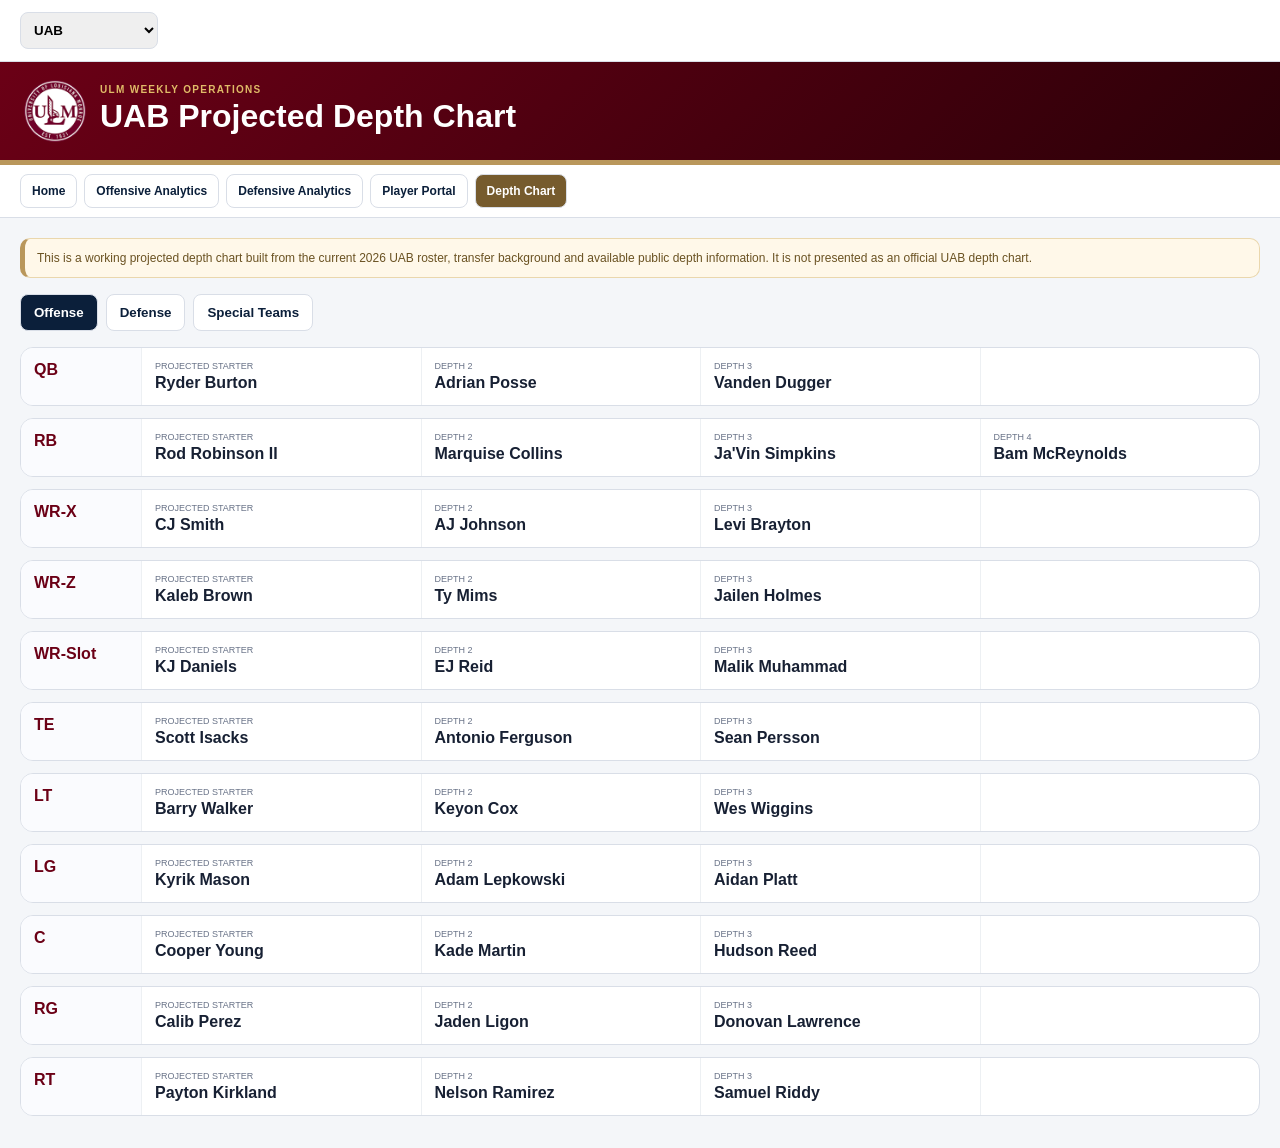
<file: uab-depth-chart.html>
<!doctype html><html><head><meta charset="utf-8"><meta name="viewport" content="width=device-width,initial-scale=1"><title>ULM | UAB Depth Chart</title>
<style>
:root{--m:#6b0016;--n:#0b1f3a;--g:#b9975b;--bg:#f4f6f9;--p:#fff;--l:#d9dee7;--t:#172033;--u:#687287}*{box-sizing:border-box}body{margin:0;font-family:Arial;background:var(--bg);color:var(--t)}header{background:linear-gradient(135deg,var(--m),#2c0008);color:#fff;border-bottom:5px solid var(--g);padding:18px 24px}.brand{max-width:1500px;margin:auto;display:flex;align-items:center;gap:14px}.logo{width:62px}h1{margin:3px 0}.ey{font-size:10px;text-transform:uppercase;letter-spacing:.13em;color:#e0bb68;font-weight:900}nav{background:#fff;border-bottom:1px solid var(--l);padding:9px 20px;display:flex;gap:7px;overflow:auto}nav a{padding:9px 11px;border:1px solid var(--l);border-radius:8px;color:var(--n);text-decoration:none;font-size:12px;font-weight:900;white-space:nowrap}nav a.active{background:#765b2d;color:#fff}.workspace{background:#fff;padding:12px 20px;border-bottom:1px solid var(--l)}.workspace select{padding:9px;border:1px solid var(--l);border-radius:8px;font-weight:900}main{max-width:1500px;margin:auto;padding:20px}.note{background:#fff8e9;border:1px solid #ead7ad;border-left:5px solid var(--g);border-radius:10px;padding:12px;font-size:12px;color:#6a5222}.tabs{display:flex;gap:8px;margin:16px 0}.tabs button{border:1px solid var(--l);background:#fff;color:var(--n);border-radius:8px;padding:10px 13px;font-weight:900}.tabs button.active{background:var(--n);color:#fff}.group{background:#fff;border:1px solid var(--l);border-radius:13px;overflow:hidden;margin-bottom:12px}.row{display:grid;grid-template-columns:120px repeat(4,1fr);border-top:1px solid #edf0f3}.row:first-child{border-top:0}.pos{padding:13px;background:#fafbfe;color:var(--m);font-weight:900}.player{padding:13px;border-left:1px solid #edf0f3}.rank{font-size:9px;color:var(--u);text-transform:uppercase}.name{font-weight:900;margin-top:3px}@media(max-width:850px){.row{grid-template-columns:95px repeat(2,1fr)}.player:nth-child(n+4){display:none}}
</style></head><body><div class=workspace><select onchange="location.href=this.value"><option value="depth-chart.html">Florida Atlantic</option><option selected value="uab-depth-chart.html">UAB</option></select></div>
<header><div class=brand><img class=logo src="ulm_logo_official.png"><div><div class=ey>ULM Weekly Operations</div><h1>UAB Projected Depth Chart</h1></div></div></header>
<nav><a href="index.html">Home</a><a href="offense.html">Offensive Analytics</a><a href="defense.html">Defensive Analytics</a><a href="personnel.html">Player Portal</a><a class=active href="depth-chart.html">Depth Chart</a></nav>
<main><div class=note>This is a working projected depth chart built from the current 2026 UAB roster, transfer background and available public depth information. It is not presented as an official UAB depth chart.</div><div class=tabs id=tabs></div><section id=content></section></main>
<script>
const DEPTH={"Offense": {"QB": ["Ryder Burton", "Adrian Posse", "Vanden Dugger"], "RB": ["Rod Robinson II", "Marquise Collins", "Ja'Vin Simpkins", "Bam McReynolds"], "WR-X": ["CJ Smith", "AJ Johnson", "Levi Brayton"], "WR-Z": ["Kaleb Brown", "Ty Mims", "Jailen Holmes"], "WR-Slot": ["KJ Daniels", "EJ Reid", "Malik Muhammad"], "TE": ["Scott Isacks", "Antonio Ferguson", "Sean Persson"], "LT": ["Barry Walker", "Keyon Cox", "Wes Wiggins"], "LG": ["Kyrik Mason", "Adam Lepkowski", "Aidan Platt"], "C": ["Cooper Young", "Kade Martin", "Hudson Reed"], "RG": ["Calib Perez", "Jaden Ligon", "Donovan Lawrence"], "RT": ["Payton Kirkland", "Nelson Ramirez", "Samuel Riddy"]}, "Defense": {"DE": ["Elijah Hall", "Tylin Jackson", "Myles Cook"], "NT": ["Nigel Tate", "Cam Cunningham", "Raymond Macias"], "DT": ["Gavin Nelson", "Noah Nelson", "Sterling Sanders"], "EDGE": ["Marlin Dean", "Blanche Gold", "J'Quan Mason"], "MIKE": ["Muaaz Byard", "Braden Sullivan", "Colby Archie"], "WILL": ["Ike Esonwune", "Gage Messick", "Phillip Davison Jr."], "CB": ["Delvon Gulley", "Isaiah Crozier", "Julius Lane Jr."], "CB2": ["Darrell Sweeting", "Kris Wokomah", "Guylijah Theodule"], "Nickel": ["Anta'Veon McKenzie", "Que Billingsley", "Draden Fullbright"], "FS": ["Jeremiah Jordan", "Jaylen Thompson", "Love Kirby"], "SS": ["Courage Ugo", "Diezel Wilkinson", "Elijah Pratt"]}, "Special Teams": {"K": ["Owen Simpson", "Jonah Delange"], "P": ["Badger Hargett", "Carson Tinsley"], "LS": ["Evan Bishop"]}};let active="Offense";function render(){document.getElementById("tabs").innerHTML=Object.keys(DEPTH).map(x=>`<button class="${x===active?"active":""}" onclick="active='${x}';render()">${x}</button>`).join("");document.getElementById("content").innerHTML=Object.entries(DEPTH[active]).map(([p,arr])=>`<div class=group><div class=row><div class=pos>${p}</div>${[0,1,2,3].map(i=>arr[i]?`<div class=player><div class=rank>${i===0?"Projected Starter":`Depth ${i+1}`}</div><div class=name>${arr[i]}</div></div>`:`<div class=player></div>`).join("")}</div></div>`).join("")}render();
</script></body></html>
</file>
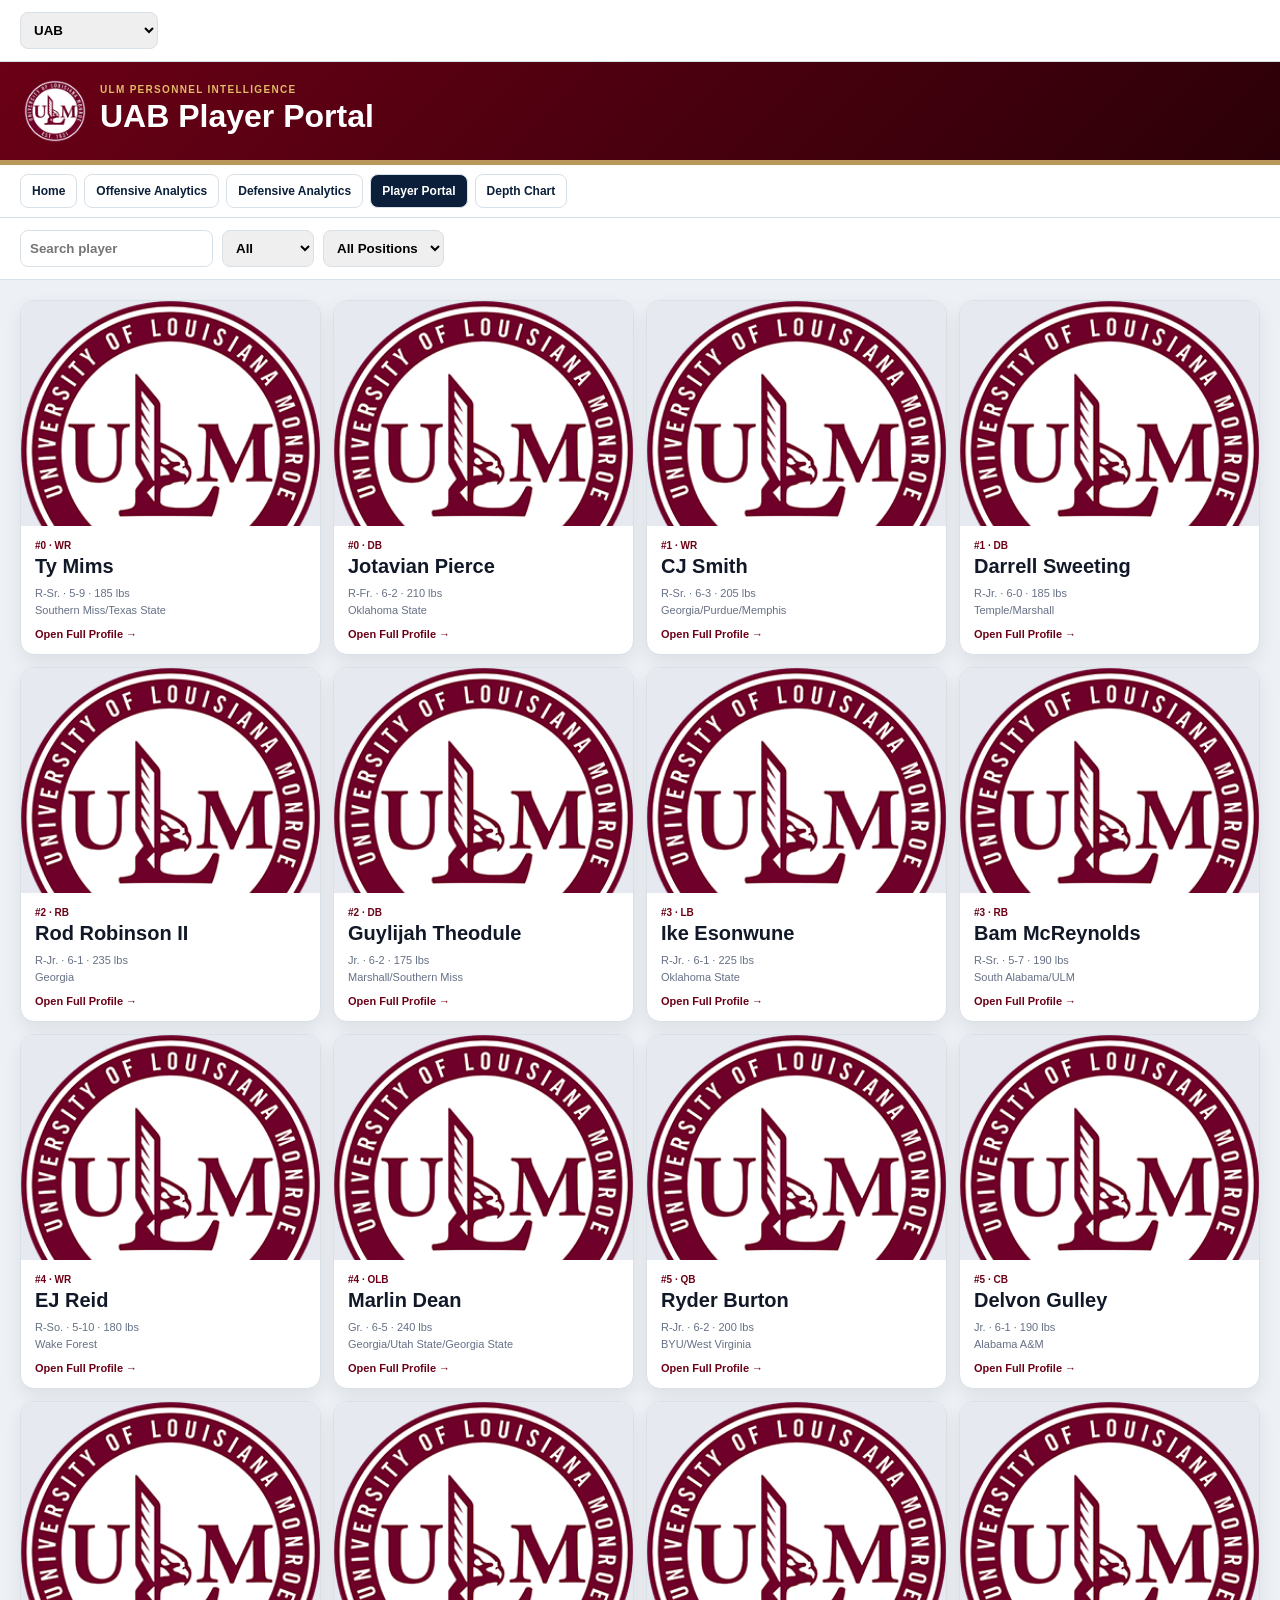
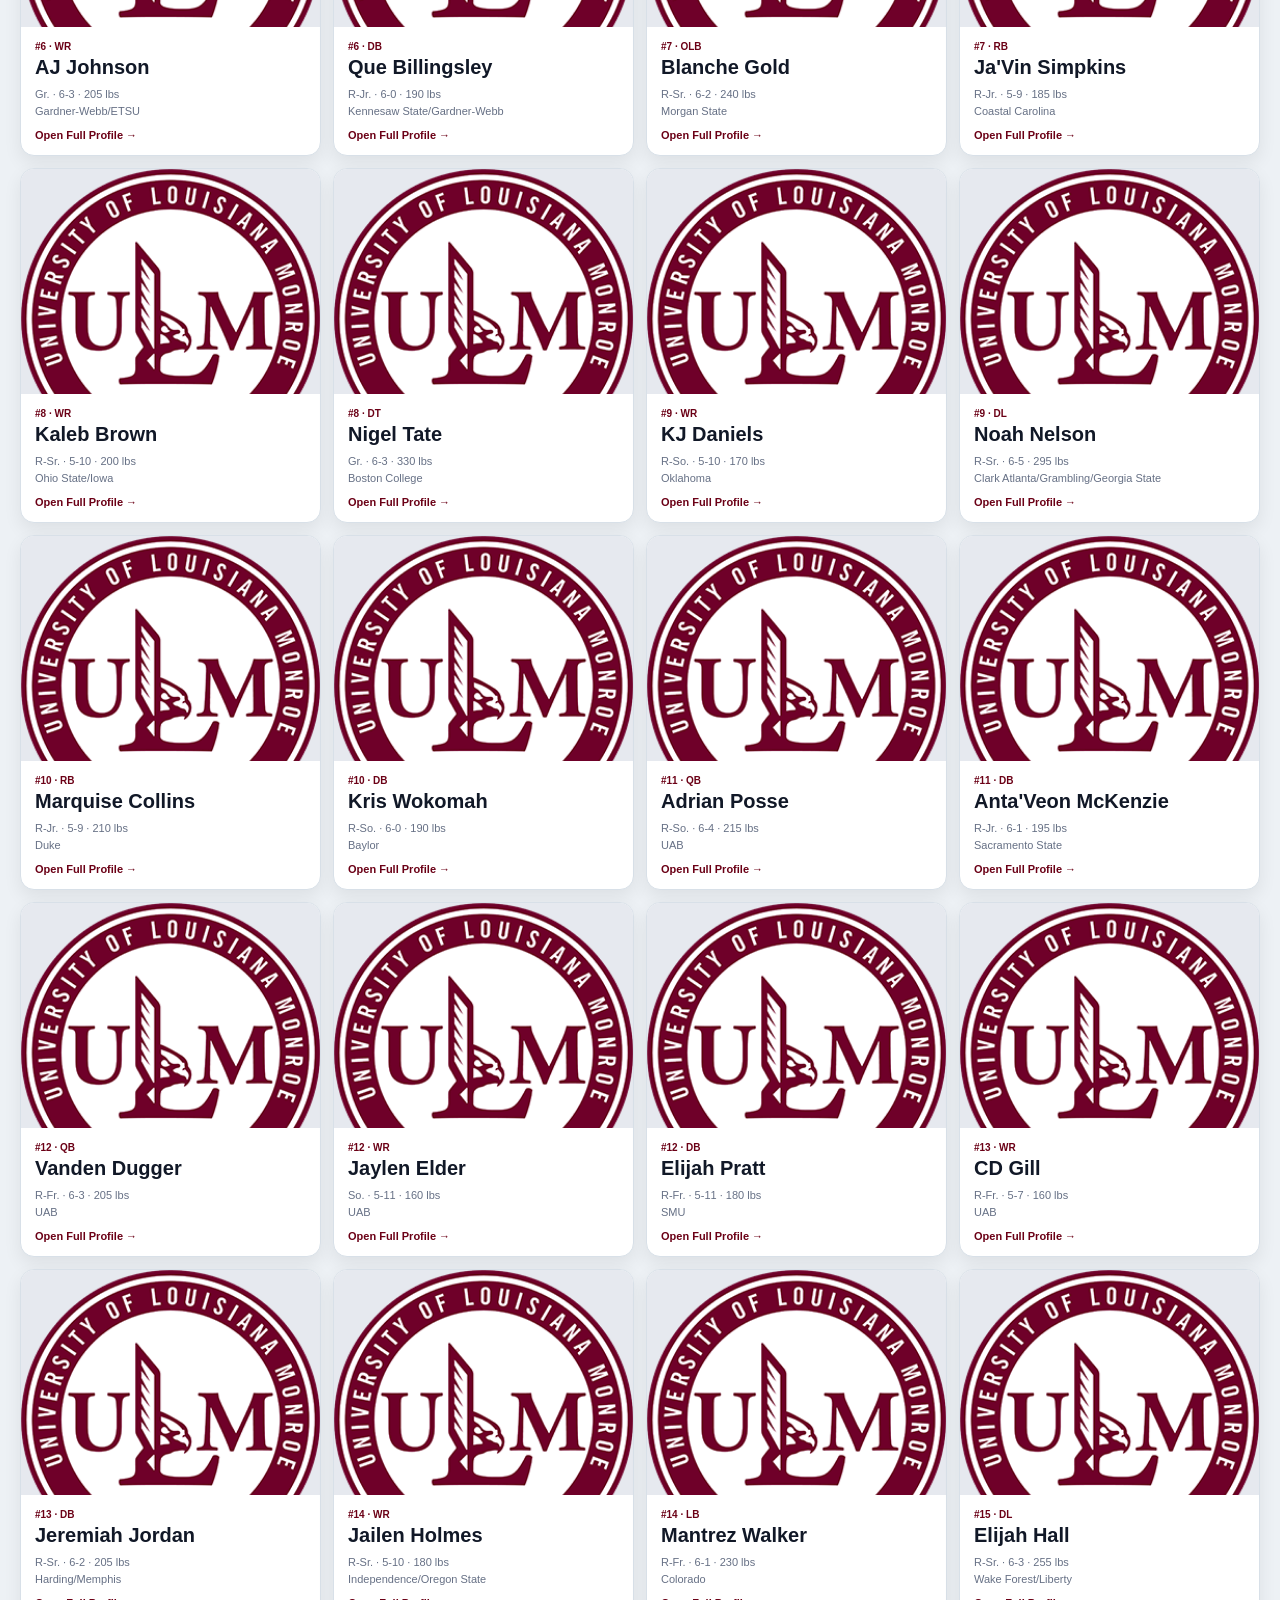
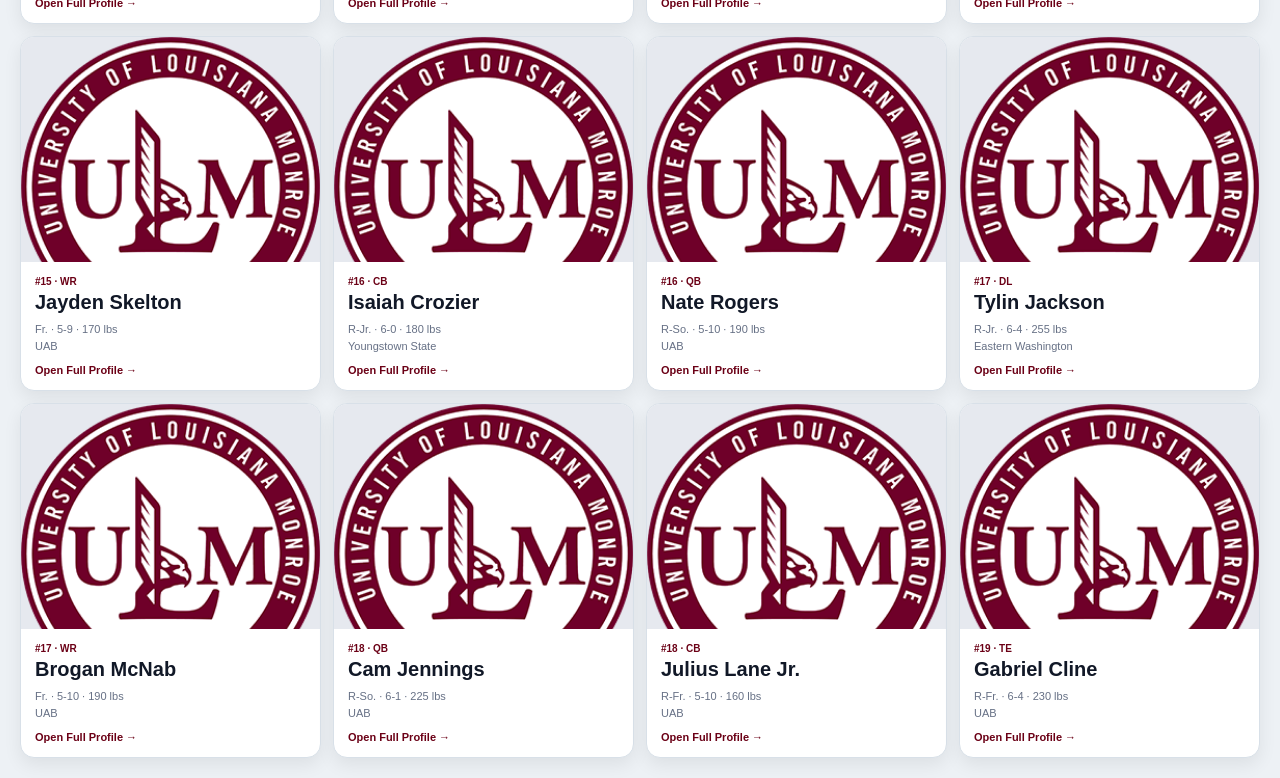
<file: uab-personnel.html>
<!doctype html>
<html><head><meta charset="utf-8"><meta name="viewport" content="width=device-width,initial-scale=1">
<title>ULM Player Portal | UAB</title>
<style>
:root{--m:#6b0016;--n:#0b1f3a;--g:#b9975b;--bg:#edf1f5;--p:#fff;--l:#d8e0e8;--t:#111827;--u:#667085}
*{box-sizing:border-box}body{margin:0;font-family:Arial;background:var(--bg);color:var(--t)}
header{background:linear-gradient(135deg,var(--m),#2c0008);color:#fff;border-bottom:5px solid var(--g);padding:18px 24px}
.brand{max-width:1500px;margin:auto;display:flex;align-items:center;gap:14px}.logo{width:62px}.ey{font-size:10px;letter-spacing:.13em;text-transform:uppercase;color:#e0bb68;font-weight:900}h1{margin:3px 0}
nav{background:#fff;border-bottom:1px solid var(--l);padding:9px 20px;display:flex;gap:7px;overflow:auto}
nav a{padding:9px 11px;border:1px solid var(--l);border-radius:8px;color:var(--n);text-decoration:none;font-size:12px;font-weight:900;white-space:nowrap}nav a.active{background:var(--n);color:#fff}
.workspace,.tools{background:#fff;border-bottom:1px solid var(--l);padding:12px 20px}.workspace select,.tools input,.tools select{padding:9px;border:1px solid var(--l);border-radius:8px;font-weight:800}.tools{display:flex;gap:9px;flex-wrap:wrap}
main{max-width:1500px;margin:auto;padding:20px}.grid{display:grid;grid-template-columns:repeat(4,1fr);gap:12px}
.card{background:#fff;border:1px solid var(--l);border-radius:14px;overflow:hidden;cursor:pointer;box-shadow:0 7px 18px rgba(0,0,0,.07)}
.photo{height:225px;background:#e6e9ef;display:flex;align-items:center;justify-content:center}.photo img{width:100%;height:100%;object-fit:cover;object-position:top center}
.body{padding:14px}.num{font-size:10px;color:var(--m);font-weight:900;text-transform:uppercase}.name{font-size:20px;font-weight:900;margin-top:4px}.meta{font-size:11px;color:var(--u);line-height:1.5;margin-top:7px}.open{margin-top:10px;color:var(--m);font-weight:900;font-size:11px}
.overlay{position:fixed;inset:0;background:rgba(0,0,0,.55);z-index:90;display:none}.overlay.show{display:block}
.drawer{position:fixed;right:0;top:0;bottom:0;width:min(720px,94vw);background:#fff;z-index:100;transform:translateX(101%);transition:.25s;overflow:auto}.drawer.show{transform:translateX(0)}
.drawer-head{background:linear-gradient(135deg,var(--m),#2c0008);color:#fff;padding:20px;display:flex;gap:16px;align-items:center}.drawer-head img{width:145px;height:190px;object-fit:cover;object-position:top;border-radius:10px;background:#eee}.drawer-head h2{font-size:30px;margin:3px 0}.close{margin-left:auto;align-self:flex-start;background:#fff;color:var(--m);border:0;border-radius:999px;width:38px;height:38px;font-size:20px;font-weight:900}
.drawer-body{padding:22px}.profile-grid{display:grid;grid-template-columns:repeat(3,1fr);gap:10px}.fact{border:1px solid var(--l);border-radius:10px;padding:11px}.fact b{display:block;color:var(--m);font-size:18px}.fact span{font-size:9px;color:var(--u);text-transform:uppercase;font-weight:900}.bio-copy{line-height:1.6;margin-top:18px}.official{display:inline-block;margin-top:15px;background:var(--m);color:#fff;text-decoration:none;padding:10px 13px;border-radius:8px;font-weight:900}
@media(max-width:1100px){.grid{grid-template-columns:repeat(3,1fr)}}@media(max-width:800px){.grid{grid-template-columns:repeat(2,1fr)}}@media(max-width:520px){.grid{grid-template-columns:1fr}.profile-grid{grid-template-columns:1fr 1fr}.drawer-head img{width:110px;height:145px}.drawer-head h2{font-size:23px}}
</style></head><body>
<div class=workspace><select onchange="location.href=this.value"><option value="personnel.html">Florida Atlantic</option><option selected value="uab-personnel.html">UAB</option></select></div>
<header><div class=brand><img class=logo src="ulm_logo_official.png"><div><div class=ey>ULM Personnel Intelligence</div><h1>UAB Player Portal</h1></div></div></header>
<nav><a href="index.html">Home</a><a href="offense.html">Offensive Analytics</a><a href="defense.html">Defensive Analytics</a><a class=active href="personnel.html">Player Portal</a><a href="depth-chart.html">Depth Chart</a></nav>
<div class=tools><input id=q placeholder="Search player"><select id=side><option>All</option><option>Offense</option><option>Defense</option></select><select id=pos><option>All Positions</option></select></div>
<main><div class=grid id=grid></div></main>
<div class=overlay id=overlay></div><aside class=drawer id=drawer></aside>
<script>
const PLAYERS=[{"number":"0","name":"Ty Mims","position":"WR","classYear":"R-Sr.","height":"5-9","weight":"185","previous":"Southern Miss/Texas State","hometown":"Bay Minette, Ala.","bioUrl":"https://uabsports.com/sports/football/roster/ty-mims/12152","image":"https://images.sidearmdev.com/crop?height=540&type=webp&url=https%3A%2F%2Fdxbhsrqyrr690.cloudfront.net%2Fsidearm.nextgen.sites%2Fuabsports.com%2Fimages%2F2026%2F7%2F7%2FMims_Ty_vJ9JO.jpg&width=360","summary":"Played 11 starts at Southern Miss in 2024 and led the team with 33 catches for 383 yards."},{"number":"0","name":"Jotavian Pierce","position":"DB","classYear":"R-Fr.","height":"6-2","weight":"210","previous":"Oklahoma State","hometown":"Montgomery, Ala.","bioUrl":"https://uabsports.com/sports/football/roster/jotavian-pierce/12153","image":"https://images.sidearmdev.com/crop?height=540&type=webp&url=https%3A%2F%2Fdxbhsrqyrr690.cloudfront.net%2Fsidearm.nextgen.sites%2Fuabsports.com%2Fimages%2F2026%2F5%2F7%2FJotavian_Pierce_jeeeC.jpg&width=360","summary":"Oklahoma State transfer. Two-time state champion in high school and an all-state defensive back."},{"number":"1","name":"CJ Smith","position":"WR","classYear":"R-Sr.","height":"6-3","weight":"205","previous":"Georgia/Purdue/Memphis","hometown":"Apopka, Fla.","bioUrl":"https://uabsports.com/sports/football/roster/cj-smith/12154","image":"https://images.sidearmdev.com/crop?height=540&type=webp&url=https%3A%2F%2Fdxbhsrqyrr690.cloudfront.net%2Fsidearm.nextgen.sites%2Fuabsports.com%2Fimages%2F2026%2F5%2F7%2FCJ_MpaHI.jpg&width=360","summary":"Veteran transfer receiver with prior stops at Georgia, Purdue and Memphis."},{"number":"1","name":"Darrell Sweeting","position":"DB","classYear":"R-Jr.","height":"6-0","weight":"185","previous":"Temple/Marshall","hometown":"West Palm Beach, Fla.","bioUrl":"https://uabsports.com/sports/football/roster/darrell-sweeting/12155","image":"https://images.sidearmdev.com/crop?height=540&type=webp&url=https%3A%2F%2Fdxbhsrqyrr690.cloudfront.net%2Fsidearm.nextgen.sites%2Fuabsports.com%2Fimages%2F2026%2F5%2F7%2FDarrell_Sweeting_x7InV.jpg&width=360","summary":"Defensive back transfer with experience at Temple and Marshall."},{"number":"2","name":"Rod Robinson II","position":"RB","classYear":"R-Jr.","height":"6-1","weight":"235","previous":"Georgia","hometown":"San Diego, Calif.","bioUrl":"https://uabsports.com/sports/football/roster/rod-robinson-ii/12156","image":"https://images.sidearmdev.com/crop?height=540&type=webp&url=https%3A%2F%2Fdxbhsrqyrr690.cloudfront.net%2Fsidearm.nextgen.sites%2Fuabsports.com%2Fimages%2F2026%2F4%2F15%2F060A8023_DxISk.jpg&width=360","summary":"Power back transfer from Georgia."},{"number":"2","name":"Guylijah Theodule","position":"DB","classYear":"Jr.","height":"6-2","weight":"175","previous":"Marshall/Southern Miss","hometown":"Miami, Fla.","bioUrl":"https://uabsports.com/sports/football/roster/guylijah-theodule/12157","image":"https://images.sidearmdev.com/crop?height=540&type=webp&url=https%3A%2F%2Fdxbhsrqyrr690.cloudfront.net%2Fsidearm.nextgen.sites%2Fuabsports.com%2Fimages%2F2026%2F5%2F7%2FGuylijah_Theodule_Wd92D.jpg&width=360","summary":"Long defensive back with transfer experience at Marshall and Southern Miss."},{"number":"3","name":"Ike Esonwune","position":"LB","classYear":"R-Jr.","height":"6-1","weight":"225","previous":"Oklahoma State","hometown":"Manor, Texas","bioUrl":"https://uabsports.com/sports/football/roster/ike-esonwune/12158","image":"https://images.sidearmdev.com/crop?height=540&type=webp&url=https%3A%2F%2Fdxbhsrqyrr690.cloudfront.net%2Fsidearm.nextgen.sites%2Fuabsports.com%2Fimages%2F2026%2F4%2F18%2F060A7971_LnuPq.jpg&width=360","summary":"Oklahoma State transfer linebacker with direct familiarity with the Todd Grantham scheme."},{"number":"3","name":"Bam McReynolds","position":"RB","classYear":"R-Sr.","height":"5-7","weight":"190","previous":"South Alabama/ULM","hometown":"Mobile, Ala.","bioUrl":"https://uabsports.com/sports/football/roster/bam-mcreynolds/12159","image":"https://images.sidearmdev.com/resize?height=540&type=webp&url=https%3A%2F%2Fdxbhsrqyrr690.cloudfront.net%2Fsidearm.nextgen.sites%2Fuabsports.com%2Fimages%2F2026%2F4%2F9%2FA7400734_dZtoU.jpg","summary":"Experienced running back with previous stops at South Alabama and ULM."},{"number":"4","name":"EJ Reid","position":"WR","classYear":"R-So.","height":"5-10","weight":"180","previous":"Wake Forest","hometown":"Woodbridge, Va.","bioUrl":"https://uabsports.com/sports/football/roster/ej-reid/12161","image":"https://images.sidearmdev.com/crop?height=540&type=webp&url=https%3A%2F%2Fdxbhsrqyrr690.cloudfront.net%2Fsidearm.nextgen.sites%2Fuabsports.com%2Fimages%2F2026%2F5%2F7%2FEJ_Reid_cx5Hc.jpg&width=360","summary":"Wake Forest transfer receiver."},{"number":"4","name":"Marlin Dean","position":"OLB","classYear":"Gr.","height":"6-5","weight":"240","previous":"Georgia/Utah State/Georgia State","hometown":"Elberton, Ga.","bioUrl":"https://uabsports.com/sports/football/roster/marlin-dean/12162","image":"https://images.sidearmdev.com/crop?height=540&type=webp&url=https%3A%2F%2Fdxbhsrqyrr690.cloudfront.net%2Fsidearm.nextgen.sites%2Fuabsports.com%2Fimages%2F2026%2F5%2F7%2FMarlin__Marlo__Dean_xPaI0.jpg&width=360","summary":"Veteran edge defender with SEC and Group of Five transfer experience."},{"number":"5","name":"Ryder Burton","position":"QB","classYear":"R-Jr.","height":"6-2","weight":"200","previous":"BYU/West Virginia","hometown":"Springville, Utah","bioUrl":"https://uabsports.com/sports/football/roster/ryder-burton/11984","image":"https://images.sidearmdev.com/resize?height=540&type=webp&url=https%3A%2F%2Fdxbhsrqyrr690.cloudfront.net%2Fsidearm.nextgen.sites%2Fuabsports.com%2Fimages%2F2026%2F7%2F11%2F060A4814.jpg","summary":"Quarterback with prior stops at BYU and West Virginia."},{"number":"5","name":"Delvon Gulley","position":"CB","classYear":"Jr.","height":"6-1","weight":"190","previous":"Alabama A&M","hometown":"Saraland, Ala.","bioUrl":"https://uabsports.com/sports/football/roster/delvon-gulley/12011","image":"https://images.sidearmdev.com/resize?height=540&type=webp&url=https%3A%2F%2Fdxbhsrqyrr690.cloudfront.net%2Fsidearm.nextgen.sites%2Fuabsports.com%2Fimages%2F2025%2F11%2F3%2F060A8051.jpg","summary":"Cornerback transfer from Alabama A&M."},{"number":"6","name":"AJ Johnson","position":"WR","classYear":"Gr.","height":"6-3","weight":"205","previous":"Gardner-Webb/ETSU","hometown":"New Orleans, La.","bioUrl":"https://uabsports.com/sports/football/roster/aj-johnson/12024","image":"https://images.sidearmdev.com/resize?height=540&type=webp&url=https%3A%2F%2Fdxbhsrqyrr690.cloudfront.net%2Fsidearm.nextgen.sites%2Fuabsports.com%2Fimages%2F2025%2F9%2F30%2F1O2A5602_large.jpg","summary":"Veteran receiver with Gardner-Webb and ETSU experience."},{"number":"6","name":"Que Billingsley","position":"DB","classYear":"R-Jr.","height":"6-0","weight":"190","previous":"Kennesaw State/Gardner-Webb","hometown":"Phenix City, Ala.","bioUrl":"https://uabsports.com/sports/football/roster/que-billingsley/12163","image":"https://images.sidearmdev.com/crop?height=540&type=webp&url=https%3A%2F%2Fdxbhsrqyrr690.cloudfront.net%2Fsidearm.nextgen.sites%2Fuabsports.com%2Fimages%2F2026%2F5%2F7%2FQue_Billingsley_hJryq.jpg&width=360","summary":"Transfer defensive back from Kennesaw State and Gardner-Webb."},{"number":"7","name":"Blanche Gold","position":"OLB","classYear":"R-Sr.","height":"6-2","weight":"240","previous":"Morgan State","hometown":"Springdale, Md.","bioUrl":"https://uabsports.com/sports/football/roster/blanche-gold/12164","image":"https://images.sidearmdev.com/crop?height=540&type=webp&url=https%3A%2F%2Fdxbhsrqyrr690.cloudfront.net%2Fsidearm.nextgen.sites%2Fuabsports.com%2Fimages%2F2026%2F5%2F7%2FBlanche_Gold_uIU1v.jpg&width=360","summary":"Veteran outside linebacker transfer from Morgan State."},{"number":"7","name":"Ja'Vin Simpkins","position":"RB","classYear":"R-Jr.","height":"5-9","weight":"185","previous":"Coastal Carolina","hometown":"Miami, Fla.","bioUrl":"https://uabsports.com/sports/football/roster/javin-simpkins/12165","image":"https://images.sidearmdev.com/crop?height=540&type=webp&url=https%3A%2F%2Fdxbhsrqyrr690.cloudfront.net%2Fsidearm.nextgen.sites%2Fuabsports.com%2Fimages%2F2026%2F5%2F7%2FJa_Vin_Simpkins_mC9sI.jpg&width=360","summary":"Coastal Carolina transfer running back."},{"number":"8","name":"Kaleb Brown","position":"WR","classYear":"R-Sr.","height":"5-10","weight":"200","previous":"Ohio State/Iowa","hometown":"Chicago, Ill.","bioUrl":"https://uabsports.com/sports/football/roster/kaleb-brown/11979","image":"https://images.sidearmdev.com/crop?height=540&type=webp&url=https%3A%2F%2Fdxbhsrqyrr690.cloudfront.net%2Fsidearm.nextgen.sites%2Fuabsports.com%2Fimages%2F2025%2F2%2F20%2FBrown_Kaleb.jpg&width=360","summary":"Former Ohio State and Iowa receiver."},{"number":"8","name":"Nigel Tate","position":"DT","classYear":"Gr.","height":"6-3","weight":"330","previous":"Boston College","hometown":"Washington, D.C.","bioUrl":"https://uabsports.com/sports/football/roster/nigel-tate/12082","image":"https://images.sidearmdev.com/crop?height=540&type=webp&url=https%3A%2F%2Fdxbhsrqyrr690.cloudfront.net%2Fsidearm.nextgen.sites%2Fuabsports.com%2Fimages%2F2025%2F2%2F20%2FTate_Nigel.jpg&width=360","summary":"Graduate defensive tackle transfer from Boston College."},{"number":"9","name":"KJ Daniels","position":"WR","classYear":"R-So.","height":"5-10","weight":"170","previous":"Oklahoma","hometown":"Franklinton, La.","bioUrl":"https://uabsports.com/sports/football/roster/kj-daniels/12166","image":"https://images.sidearmdev.com/crop?height=540&type=webp&url=https%3A%2F%2Fdxbhsrqyrr690.cloudfront.net%2Fsidearm.nextgen.sites%2Fuabsports.com%2Fimages%2F2026%2F4%2F15%2F060A8054_eiXFY.jpg&width=360","summary":"Oklahoma transfer receiver."},{"number":"9","name":"Noah Nelson","position":"DL","classYear":"R-Sr.","height":"6-5","weight":"295","previous":"Clark Atlanta/Grambling/Georgia State","hometown":"Atlanta, Ga.","bioUrl":"https://uabsports.com/sports/football/roster/noah-nelson/12167","image":"https://images.sidearmdev.com/crop?height=540&type=webp&url=https%3A%2F%2Fdxbhsrqyrr690.cloudfront.net%2Fsidearm.nextgen.sites%2Fuabsports.com%2Fimages%2F2026%2F5%2F5%2F060A8027.jpg&width=360","summary":"Veteran defensive lineman with multiple transfer stops."},{"number":"10","name":"Marquise Collins","position":"RB","classYear":"R-Jr.","height":"5-9","weight":"210","previous":"Duke","hometown":"Bryan, Texas","bioUrl":"https://uabsports.com/sports/football/roster/marquise-collins/11989","image":"https://images.sidearmdev.com/crop?height=540&type=webp&url=https%3A%2F%2Fdxbhsrqyrr690.cloudfront.net%2Fsidearm.nextgen.sites%2Fuabsports.com%2Fimages%2F2026%2F7%2F9%2FCollins_Marquise_5PBXA.jpg&width=360","summary":"Duke transfer running back."},{"number":"10","name":"Kris Wokomah","position":"DB","classYear":"R-So.","height":"6-0","weight":"190","previous":"Baylor","hometown":"Arlington, Texas","bioUrl":"https://uabsports.com/sports/football/roster/kris-wokomah/12168","image":"https://images.sidearmdev.com/crop?height=540&type=webp&url=https%3A%2F%2Fdxbhsrqyrr690.cloudfront.net%2Fsidearm.nextgen.sites%2Fuabsports.com%2Fimages%2F2026%2F5%2F7%2FKris__Koko__Wokomah.jpg&width=360","summary":"Baylor transfer defensive back."},{"number":"11","name":"Adrian Posse","position":"QB","classYear":"R-So.","height":"6-4","weight":"215","previous":"","hometown":"Miami, Fla.","bioUrl":"https://uabsports.com/sports/football/roster/adrian-posse/12067","image":"https://images.sidearmdev.com/crop?height=540&type=webp&url=https%3A%2F%2Fdxbhsrqyrr690.cloudfront.net%2Fsidearm.nextgen.sites%2Fuabsports.com%2Fimages%2F2024%2F3%2F6%2FPosse_Adrian.jpg&width=360","summary":"Quarterback from Miami Northwestern."},{"number":"11","name":"Anta'Veon McKenzie","position":"DB","classYear":"R-Jr.","height":"6-1","weight":"195","previous":"Sacramento State","hometown":"Stockton, Calif.","bioUrl":"https://uabsports.com/sports/football/roster/antaveon-mckenzie/12169","image":"https://images.sidearmdev.com/crop?height=540&type=webp&url=https%3A%2F%2Fdxbhsrqyrr690.cloudfront.net%2Fsidearm.nextgen.sites%2Fuabsports.com%2Fimages%2F2026%2F5%2F7%2FAnta_Veon_McKenzie.jpg&width=360","summary":"Sacramento State transfer defensive back."},{"number":"12","name":"Vanden Dugger","position":"QB","classYear":"R-Fr.","height":"6-3","weight":"205","previous":"","hometown":"Edmonton, Alberta","bioUrl":"https://uabsports.com/sports/football/roster/vanden-dugger/11998","image":"https://images.sidearmdev.com/crop?height=540&type=webp&url=https%3A%2F%2Fdxbhsrqyrr690.cloudfront.net%2Fsidearm.nextgen.sites%2Fuabsports.com%2Fimages%2F2025%2F6%2F11%2FDugger_Vanden.jpg&width=360","summary":"Canadian quarterback from Edmonton."},{"number":"12","name":"Jaylen Elder","position":"WR","classYear":"So.","height":"5-11","weight":"160","previous":"","hometown":"Madison, Ga.","bioUrl":"https://uabsports.com/sports/football/roster/jaylen-elder/12000","image":"https://images.sidearmdev.com/crop?height=540&type=webp&url=https%3A%2F%2Fdxbhsrqyrr690.cloudfront.net%2Fsidearm.nextgen.sites%2Fuabsports.com%2Fimages%2F2025%2F6%2F11%2FElder_Jaylen.jpg&width=360","summary":"Young receiver from Morgan County."},{"number":"12","name":"Elijah Pratt","position":"DB","classYear":"R-Fr.","height":"5-11","weight":"180","previous":"SMU","hometown":"Arlington, Texas","bioUrl":"https://uabsports.com/sports/football/roster/elijah-pratt/12170","image":"https://images.sidearmdev.com/crop?height=540&type=webp&url=https%3A%2F%2Fdxbhsrqyrr690.cloudfront.net%2Fsidearm.nextgen.sites%2Fuabsports.com%2Fimages%2F2026%2F7%2F9%2FPratt_Elijah_aXK51.jpg&width=360","summary":"SMU transfer defensive back."},{"number":"13","name":"CD Gill","position":"WR","classYear":"R-Fr.","height":"5-7","weight":"160","previous":"","hometown":"Saraland, Ala.","bioUrl":"https://uabsports.com/sports/football/roster/cd-gill/12009","image":"https://images.sidearmdev.com/crop?height=540&type=webp&url=https%3A%2F%2Fdxbhsrqyrr690.cloudfront.net%2Fsidearm.nextgen.sites%2Fuabsports.com%2Fimages%2F2025%2F8%2F20%2FGill_CD.jpg&width=360","summary":"Receiver from Saraland."},{"number":"13","name":"Jeremiah Jordan","position":"DB","classYear":"R-Sr.","height":"6-2","weight":"205","previous":"Harding/Memphis","hometown":"Cordova, Tenn.","bioUrl":"https://uabsports.com/sports/football/roster/jeremiah-jordan/12171","image":"https://images.sidearmdev.com/crop?height=540&type=webp&url=https%3A%2F%2Fdxbhsrqyrr690.cloudfront.net%2Fsidearm.nextgen.sites%2Fuabsports.com%2Fimages%2F2026%2F5%2F7%2FJeremiah_Jordan.jpg&width=360","summary":"Veteran defensive back from Harding and Memphis."},{"number":"14","name":"Jailen Holmes","position":"WR","classYear":"R-Sr.","height":"5-10","weight":"180","previous":"Independence/Oregon State","hometown":"Huntsville, Ala.","bioUrl":"https://uabsports.com/sports/football/roster/jailen-holmes/12017","image":"https://images.sidearmdev.com/crop?height=540&type=webp&url=https%3A%2F%2Fdxbhsrqyrr690.cloudfront.net%2Fsidearm.nextgen.sites%2Fuabsports.com%2Fimages%2F2025%2F7%2F10%2FHolmes_Jailen.jpg&width=360","summary":"Veteran receiver with Oregon State experience."},{"number":"14","name":"Mantrez Walker","position":"LB","classYear":"R-Fr.","height":"6-1","weight":"230","previous":"Colorado","hometown":"Buford, Ga.","bioUrl":"https://uabsports.com/sports/football/roster/mantrez-walker/12172","image":"https://images.sidearmdev.com/crop?height=540&type=webp&url=https%3A%2F%2Fdxbhsrqyrr690.cloudfront.net%2Fsidearm.nextgen.sites%2Fuabsports.com%2Fimages%2F2026%2F5%2F7%2FTrez_Walker_HSSST.jpg&width=360","summary":"Colorado transfer linebacker."},{"number":"15","name":"Elijah Hall","position":"DL","classYear":"R-Sr.","height":"6-3","weight":"255","previous":"Wake Forest/Liberty","hometown":"Shelby, N.C.","bioUrl":"https://uabsports.com/sports/football/roster/elijah-hall/12173","image":"https://images.sidearmdev.com/crop?height=540&type=webp&url=https%3A%2F%2Fdxbhsrqyrr690.cloudfront.net%2Fsidearm.nextgen.sites%2Fuabsports.com%2Fimages%2F2026%2F5%2F7%2FElijah_Hall_Bav06.jpg&width=360","summary":"Veteran defensive lineman from Wake Forest and Liberty."},{"number":"15","name":"Jayden Skelton","position":"WR","classYear":"Fr.","height":"5-9","weight":"170","previous":"","hometown":"Thomaston, Ga.","bioUrl":"https://uabsports.com/sports/football/roster/jayden-skelton/12260","image":"https://ss-dummy-data.s3.us-east-1.amazonaws.com/images/person-default.png","summary":"Freshman receiver."},{"number":"16","name":"Isaiah Crozier","position":"CB","classYear":"R-Jr.","height":"6-0","weight":"180","previous":"Youngstown State","hometown":"Pickerington, Ohio","bioUrl":"https://uabsports.com/sports/football/roster/isaiah-crozier/11992","image":"https://images.sidearmdev.com/crop?height=540&type=webp&url=https%3A%2F%2Fdxbhsrqyrr690.cloudfront.net%2Fsidearm.nextgen.sites%2Fuabsports.com%2Fimages%2F2026%2F7%2F9%2FCrozier_Isaiah_yJvVq.jpg&width=360","summary":"Youngstown State transfer corner."},{"number":"16","name":"Nate Rogers","position":"QB","classYear":"R-So.","height":"5-10","weight":"190","previous":"","hometown":"Wetumpka, Ala.","bioUrl":"https://uabsports.com/sports/football/roster/nate-rogers/12071","image":"https://images.sidearmdev.com/resize?height=540&type=webp&url=https%3A%2F%2Fdxbhsrqyrr690.cloudfront.net%2Fsidearm.nextgen.sites%2Fuabsports.com%2Fimages%2F2025%2F10%2F2%2F060A4621.jpg","summary":"Quarterback from Wetumpka."},{"number":"17","name":"Tylin Jackson","position":"DL","classYear":"R-Jr.","height":"6-4","weight":"255","previous":"Eastern Washington","hometown":"Federal Way, Wash.","bioUrl":"https://uabsports.com/sports/football/roster/tylin-jackson/12174","image":"https://images.sidearmdev.com/crop?height=540&type=webp&url=https%3A%2F%2Fdxbhsrqyrr690.cloudfront.net%2Fsidearm.nextgen.sites%2Fuabsports.com%2Fimages%2F2026%2F5%2F7%2FTylin_Jackson.jpg&width=360","summary":"Eastern Washington transfer defensive lineman."},{"number":"17","name":"Brogan McNab","position":"WR","classYear":"Fr.","height":"5-10","weight":"190","previous":"","hometown":"Melbourne, Fla.","bioUrl":"https://uabsports.com/sports/football/roster/brogan-mcnab/12175","image":"https://images.sidearmdev.com/crop?height=540&type=webp&url=https%3A%2F%2Fdxbhsrqyrr690.cloudfront.net%2Fsidearm.nextgen.sites%2Fuabsports.com%2Fimages%2F2026%2F5%2F7%2FBrogan._McNab.jpg&width=360","summary":"Freshman receiver."},{"number":"18","name":"Cam Jennings","position":"QB","classYear":"R-So.","height":"6-1","weight":"225","previous":"","hometown":"Birmingham, Ala.","bioUrl":"https://uabsports.com/sports/football/roster/cam-jennings/12023","image":"https://images.sidearmdev.com/crop?height=540&type=webp&url=https%3A%2F%2Fdxbhsrqyrr690.cloudfront.net%2Fsidearm.nextgen.sites%2Fuabsports.com%2Fimages%2F2026%2F4%2F27%2F060A7893.jpg&width=360","summary":"Quarterback from Parker High School."},{"number":"18","name":"Julius Lane Jr.","position":"CB","classYear":"R-Fr.","height":"5-10","weight":"160","previous":"","hometown":"Montgomery, Ala.","bioUrl":"https://uabsports.com/sports/football/roster/julius-lane-jr/12033","image":"https://images.sidearmdev.com/crop?height=540&type=webp&url=https%3A%2F%2Fdxbhsrqyrr690.cloudfront.net%2Fsidearm.nextgen.sites%2Fuabsports.com%2Fimages%2F2025%2F2%2F20%2FLane_Jr_Julius.jpg&width=360","summary":"Young cornerback from Pike Road."},{"number":"19","name":"Gabriel Cline","position":"TE","classYear":"R-Fr.","height":"6-4","weight":"230","previous":"","hometown":"Miami, Fla.","bioUrl":"https://uabsports.com/sports/football/roster/gabriel-cline/11988","image":"https://images.sidearmdev.com/crop?height=540&type=webp&url=https%3A%2F%2Fdxbhsrqyrr690.cloudfront.net%2Fsidearm.nextgen.sites%2Fuabsports.com%2Fimages%2F2026%2F7%2F9%2FCline_Gabriel_z1D9s.jpg&width=360","summary":"Tight end from Monsignor Pace."}];
const OFF=new Set(["QB","RB","WR","TE","OL","OT","OG","C","P","PK","LS"]);
const side=p=>OFF.has(p.position)?"Offense":"Defense";
function render(){
 const query=q.value.toLowerCase(),s=sideEl.value,p=pos.value;
 const rows=PLAYERS.filter(x=>(!query||x.name.toLowerCase().includes(query))&&(s==="All"||side(x)===s)&&(p==="All Positions"||x.position===p));
 grid.innerHTML=rows.map((x,i)=>`<article class=card onclick="openPlayer(${PLAYERS.indexOf(x)})"><div class=photo><img src="${x.image}" alt="${x.name}" onerror="this.src='ulm_logo_official.png'"></div><div class=body><div class=num>#${x.number} · ${x.position}</div><div class=name>${x.name}</div><div class=meta>${x.classYear} · ${x.height} · ${x.weight} lbs<br>${x.previous||"UAB"}</div><div class=open>Open Full Profile →</div></div></article>`).join("");
}
function openPlayer(i){
 const x=PLAYERS[i];
 drawer.innerHTML=`<div class=drawer-head><img src="${x.image}" onerror="this.src='ulm_logo_official.png'"><div><div class=ey>#${x.number} · ${x.position}</div><h2>${x.name}</h2><div>${x.classYear} · ${x.height} · ${x.weight} lbs</div></div><button class=close onclick="closePlayer()">×</button></div><div class=drawer-body><div class=profile-grid><div class=fact><b>${x.position}</b><span>Position</span></div><div class=fact><b>${x.height}</b><span>Height</span></div><div class=fact><b>${x.weight}</b><span>Weight</span></div><div class=fact><b>${x.classYear}</b><span>Class</span></div><div class=fact><b>${x.hometown}</b><span>Hometown</span></div><div class=fact><b>${x.previous||"UAB"}</b><span>Previous School</span></div></div><div class=bio-copy><h3>Player Background</h3><p>${x.summary}</p><p>This profile uses official UAB roster information. The official player page contains the complete year-by-year biography, statistics and media.</p><a class=official href="${x.bioUrl}" target="_blank">Open Complete Official UAB Bio →</a></div></div>`;
 overlay.classList.add("show");drawer.classList.add("show");
}
function closePlayer(){overlay.classList.remove("show");drawer.classList.remove("show")}
overlay.onclick=closePlayer;
const sideEl=document.getElementById("side");
pos.innerHTML+=Array.from(new Set(PLAYERS.map(x=>x.position))).sort().map(x=>`<option>${x}</option>`).join("");
[q,sideEl,pos].forEach(x=>x.oninput=render);render();
</script></body></html>
</file>
<file: personnel-styles.css>
:root{
  --ulm:#790018;--ulm2:#34000a;--gold:#e2b44c;--blue:#073b68;
  --ink:#111827;--muted:#667085;--line:#d8e0e8;--bg:#edf1f5;--card:#fff;
}
*{box-sizing:border-box}
html,body{margin:0;min-height:100%;font-family:Arial,Helvetica,sans-serif;color:var(--ink);background:var(--bg)}
button,input,select,textarea{font:inherit}
button{cursor:pointer}
.hidden{display:none!important}

.landing{
  min-height:100vh;padding:38px 20px;color:#fff;
  background:radial-gradient(circle at 82% 15%,rgba(226,180,76,.18),transparent 28%),
             linear-gradient(135deg,#220006,#790018 58%,#2d0008);
}
.landing-inner{max-width:1240px;margin:auto}
.landing-brand{display:flex;align-items:center;gap:18px}
.landing-logo{width:92px;height:92px;object-fit:contain}
.landing-title{font-size:clamp(36px,5vw,60px);line-height:1.02}
.landing-sub{margin-top:8px;color:#f0dce1;font-size:15px}
.opponent-panel{margin-top:34px;padding:22px 24px;border:1px solid rgba(255,255,255,.2);border-radius:20px;background:rgba(255,255,255,.08)}
.overline{font-size:10px;letter-spacing:.12em;text-transform:uppercase;color:#f0ca70}
.opponent-row{display:flex;justify-content:space-between;align-items:end;gap:16px;margin-top:8px}
.opponent-name{font-size:34px}
.status{display:flex;align-items:center;gap:8px;background:#fff;color:#111;border-radius:999px;padding:8px 12px;font-size:12px}
.status-dot{width:8px;height:8px;border-radius:50%;background:#198754}
.landing-stats{display:grid;grid-template-columns:repeat(4,1fr);gap:10px;margin-top:15px}
.landing-stat{background:rgba(255,255,255,.08);border:1px solid rgba(255,255,255,.15);border-radius:11px;padding:13px;text-align:center}
.landing-stat strong{display:block;font-size:24px}.landing-stat span{font-size:10px;color:#f0dce1}
.module-grid{display:grid;grid-template-columns:1fr 1fr;gap:18px;margin-top:22px}
.module{min-height:290px;border:1px solid rgba(255,255,255,.18);border-radius:20px;padding:28px;text-align:left;color:#fff;position:relative;box-shadow:0 18px 42px rgba(0,0,0,.28);transition:.2s}
.module:hover{transform:translateY(-4px);box-shadow:0 26px 56px rgba(0,0,0,.35)}
.module.offense{background:linear-gradient(145deg,#073b68,#021a30)}
.module.defense{background:linear-gradient(145deg,#9b1c23,#3d0008)}
.module.glossary{grid-column:1/-1;min-height:175px;background:linear-gradient(145deg,#526032,#1f2811)}
.module-title{display:block;font-size:40px;margin-top:10px}
.module.glossary .module-title{font-size:30px}
.module-text{display:block;max-width:720px;margin-top:11px;line-height:1.5;color:#e9eef4}
.module-action{position:absolute;left:28px;bottom:26px;background:#fff;color:#111;padding:10px 13px;border-radius:8px}

.shell{min-height:100vh}
.header{position:sticky;top:0;z-index:30;background:linear-gradient(115deg,var(--ulm2),var(--ulm));border-bottom:5px solid var(--gold);color:#fff;padding:14px 22px}
.header-inner{max-width:1680px;margin:auto;display:flex;align-items:center;gap:14px}
.logo{width:62px;height:62px;object-fit:contain}
.brand-title{font-size:28px}.brand-sub{font-size:12px;color:#f0dce1;margin-top:4px}
.spacer{flex:1}.mode-btn{border:1px solid rgba(255,255,255,.45);background:rgba(255,255,255,.12);color:#fff;border-radius:8px;padding:9px 11px}
.app{max-width:1680px;margin:auto;padding:14px}
.nav{display:flex;gap:8px;flex-wrap:wrap;margin-bottom:12px}
.nav button{border:1px solid var(--line);background:#fff;color:var(--ulm);padding:9px 12px;border-radius:8px}
.nav button.active{background:var(--ulm);color:#fff}
.controls{display:grid;grid-template-columns:2fr 1fr 1fr 1fr auto;gap:9px;background:#fff;border:1px solid var(--line);border-radius:13px;padding:11px}
.controls input,.controls select{border:1px solid var(--line);border-radius:8px;padding:10px;background:#fff}
.ask{border:0;border-radius:8px;background:var(--ulm);color:#fff;padding:10px 13px}
.answer{display:none;margin-top:12px;background:#fff;border:1px solid var(--line);border-radius:13px;padding:14px}
.answer.open{display:block}
.answer-title{font-size:17px}.answer-text{font-size:12px;color:#475467;line-height:1.5;margin-top:6px}
.answer-list{display:flex;flex-wrap:wrap;gap:7px;margin-top:9px}.answer-list button{border:1px solid var(--line);background:#f8fafc;border-radius:999px;padding:6px 9px;font-size:10px}
.summary{display:grid;grid-template-columns:repeat(6,1fr);gap:9px;margin:13px 0}
.summary-card{background:#fff;border:1px solid var(--line);border-radius:12px;padding:12px}
.summary-label{font-size:9px;text-transform:uppercase;color:var(--muted)}
.summary-value{font-size:24px;margin-top:4px}
.section-head{display:flex;justify-content:space-between;align-items:end;gap:12px;margin:21px 0 10px}
.section-title{font-size:22px}.section-sub{font-size:11px;color:var(--muted);margin-top:3px}
.view-toggle{display:flex;gap:7px}.view-toggle button{border:1px solid var(--line);background:#fff;color:var(--ulm);border-radius:7px;padding:8px 10px}
.view-toggle button.active{background:var(--ulm);color:#fff}
.cards{display:grid;grid-template-columns:repeat(auto-fill,minmax(350px,1fr));gap:14px}
.card{background:#fff;border:1px solid var(--line);border-radius:16px;overflow:hidden;box-shadow:0 5px 16px rgba(16,24,40,.07);cursor:pointer;transition:.17s}
.card:hover{transform:translateY(-2px);box-shadow:0 10px 26px rgba(16,24,40,.12)}
.card-top{display:grid;grid-template-columns:142px 1fr;min-height:185px}
.photo{position:relative;background:linear-gradient(145deg,var(--blue),#021b31);display:grid;place-items:center;color:#fff;overflow:hidden}
.photo img{width:100%;height:100%;object-fit:cover}.initials{font-size:36px}
.jersey{position:absolute;right:8px;bottom:8px;width:40px;height:40px;border-radius:50%;background:#d71920;border:2px solid #fff;display:grid;place-items:center}
.card-info{padding:15px}.card-name{font-size:21px}.card-pos{font-size:13px;color:var(--blue);margin-top:4px}.meta{font-size:12px;color:var(--muted);line-height:1.45;margin-top:4px}
.sample{display:inline-block;background:#eef2ff;color:#344054;border-radius:999px;padding:3px 7px;font-size:9px}
.metric-grid{display:grid;grid-template-columns:repeat(4,1fr);border-top:1px solid var(--line)}
.metric{text-align:center;padding:10px 6px}.metric-label{font-size:8px;text-transform:uppercase;color:var(--muted)}.metric-value{font-size:15px;margin-top:2px}
.card-summary{border-top:1px solid var(--line);padding:11px 13px;background:#fafbfc;font-size:11px;line-height:1.45;color:#475467}
.card-actions{display:flex;justify-content:space-between;align-items:center;border-top:1px solid var(--line);padding:9px 12px}
.compare-btn,.open-btn{border-radius:7px;padding:7px 9px;font-size:10px}.compare-btn{border:1px solid var(--line);background:#fff;color:var(--ulm)}.open-btn{border:0;background:var(--ulm);color:#fff}
.table-wrap{display:none;overflow:auto;background:#fff;border:1px solid var(--line);border-radius:14px}.table-wrap.active{display:block}
table{border-collapse:collapse;width:100%;min-width:1200px}th,td{padding:10px;border-bottom:1px solid #edf0f3;text-align:left;white-space:nowrap}th{background:#f8fafc;color:#475467;font-size:9px;text-transform:uppercase}tbody tr{cursor:pointer}tbody tr:hover{background:#fff8e7}

.shade{position:fixed;inset:0;background:rgba(0,0,0,.54);display:none;z-index:50}.shade.open{display:block}
.drawer{position:fixed;right:-1000px;top:0;width:min(1000px,97vw);height:100vh;background:#fff;z-index:60;transition:right .22s;overflow:auto;box-shadow:-15px 0 38px rgba(0,0,0,.28)}
.drawer.open{right:0}.drawer-bar{position:sticky;top:0;z-index:5;background:#fff;border-bottom:1px solid var(--line);display:flex;justify-content:space-between;align-items:center;padding:12px 15px}
.drawer-title{font-size:18px}.close{border:0;border-radius:8px;background:#e9edf2;padding:9px 11px}
.profile-hero{display:grid;grid-template-columns:225px 1fr;min-height:270px}.profile-info{padding:22px}.profile-name{font-size:31px}.profile-pos{font-size:15px;color:var(--blue);margin-top:5px}.bio-link{display:inline-block;margin-top:10px;background:var(--blue);color:#fff;text-decoration:none;padding:8px 10px;border-radius:7px;font-size:11px}
.ai-box{margin-top:13px;border:1px solid #d6e1ec;background:#f7fbff;border-radius:10px;padding:12px}.ai-label{font-size:9px;text-transform:uppercase;color:#476581}.ai-summary{font-size:12px;line-height:1.5;color:#344054;margin-top:5px}
.tabs{display:flex;overflow:auto;background:#f8fafc;border-top:1px solid var(--line);border-bottom:1px solid var(--line)}.tab{border:0;background:transparent;color:#475467;padding:11px 12px;border-bottom:3px solid transparent;white-space:nowrap}.tab.active{color:var(--ulm);border-bottom-color:var(--ulm)}
.panel{display:none;padding:16px}.panel.active{display:block}.stats{display:grid;grid-template-columns:repeat(4,1fr);gap:8px}.stat{background:#f7f9fb;border:1px solid #e7ebef;border-radius:9px;text-align:center;padding:9px}.stat-label{font-size:8px;text-transform:uppercase;color:var(--muted)}.stat-value{font-size:17px;margin-top:2px}
.route-wrap{border:1px solid #111;border-radius:13px;padding:13px}.route-title{font-size:18px}.route-sub{font-size:10px;color:#555;margin:3px 0 10px}.route-mode{display:flex;gap:7px;margin:9px 0}.route-mode button{border:1px solid #111;background:#fff;color:#111;border-radius:7px;padding:7px 9px}.route-mode button.active{background:#111;color:#fff}.route-grid{display:grid;grid-template-columns:repeat(5,1fr);gap:9px}.route-card{border:1px solid #111;border-radius:9px;padding:7px;text-align:center;position:relative}.route-card svg{width:100%;height:138px;background:#fff}.route-line{fill:none;stroke:#111;stroke-width:4;stroke-linecap:round;stroke-linejoin:round}.route-start{fill:#111}.route-rank{position:absolute;top:5px;left:5px;background:#111;color:#fff;width:23px;height:23px;border-radius:50%;display:grid;place-items:center;font-size:10px}.route-name{font-size:11px;margin-top:4px}.route-share{font-size:9px;color:#555}
.game-table{width:100%;min-width:0}.trend-card,.coverage-card{background:#fff;border:1px solid var(--line);border-radius:10px;padding:12px;margin-top:10px}.trend-svg{width:100%;height:220px;margin-top:8px}.trend-line{fill:none;stroke:var(--ulm);stroke-width:3}.trend-dot{fill:var(--gold);stroke:var(--ulm);stroke-width:2}.trend-axis{stroke:#cdd5df;stroke-width:1}.coverage-grid{display:grid;grid-template-columns:repeat(auto-fill,minmax(210px,1fr));gap:10px}.coverage-metrics{display:grid;grid-template-columns:repeat(2,1fr);gap:6px;margin-top:9px}.coverage-metric{background:#f7f9fb;border-radius:7px;padding:7px;text-align:center}.coverage-metric small{display:block;font-size:8px;text-transform:uppercase;color:var(--muted)}.coverage-metric span{display:block;font-size:14px;margin-top:2px}
.notes{width:100%;min-height:170px;border:1px solid var(--line);border-radius:9px;padding:10px}
.compare-modal{position:fixed;left:50%;top:50%;transform:translate(-50%,-46%);width:min(980px,95vw);max-height:88vh;overflow:auto;background:#fff;border-radius:16px;z-index:80;display:none;box-shadow:0 22px 65px rgba(0,0,0,.35)}.compare-modal.open{display:block}.compare-bar{position:sticky;top:0;background:#fff;border-bottom:1px solid var(--line);padding:13px 15px;display:flex;justify-content:space-between;align-items:center}.compare-body{padding:15px}.compare-selects{display:grid;grid-template-columns:1fr 1fr auto;gap:9px}.compare-selects select{border:1px solid var(--line);border-radius:8px;padding:10px}.compare-run{border:0;background:var(--ulm);color:#fff;border-radius:8px;padding:10px 13px}.compare-grid{display:grid;grid-template-columns:1fr 1fr;gap:12px;margin-top:14px}.compare-player{border:1px solid var(--line);border-radius:11px;padding:12px}

@media(max-width:900px){
 .module-grid{grid-template-columns:1fr}.module.glossary{grid-column:auto}
 .landing-stats{grid-template-columns:repeat(2,1fr)}.opponent-row{align-items:flex-start;flex-direction:column}
 .controls{grid-template-columns:1fr 1fr}.controls input{grid-column:1/-1}
 .summary{grid-template-columns:repeat(2,1fr)}.cards{grid-template-columns:1fr}.profile-hero{grid-template-columns:150px 1fr}.stats{grid-template-columns:repeat(2,1fr)}.route-grid{grid-template-columns:repeat(2,1fr)}.compare-selects{grid-template-columns:1fr}.compare-grid{grid-template-columns:1fr}
}

.route-dashboard{border:1px solid #111;border-radius:14px;background:#fff;padding:14px}
.route-toolbar{display:flex;justify-content:space-between;align-items:center;gap:10px;flex-wrap:wrap;margin-bottom:10px}
.route-toolbar-left,.route-toolbar-right{display:flex;gap:7px;flex-wrap:wrap}
.route-filter,.route-view-toggle{border:1px solid #111;background:#fff;color:#111;border-radius:7px;padding:7px 9px;font-size:11px}
.route-filter.active,.route-view-toggle.active{background:#111;color:#fff}
.route-stage{display:grid;grid-template-columns:minmax(0,1.6fr) minmax(250px,.8fr);gap:14px;align-items:stretch}
.route-tree-panel{position:relative;border:1px solid #cfd6df;border-radius:12px;background:
 linear-gradient(to bottom,transparent 49%,#eef1f4 50%,transparent 51%),
 linear-gradient(to right,transparent 49%,#eef1f4 50%,transparent 51%),#fff;
 min-height:520px;overflow:hidden}
.route-tree-svg{width:100%;height:520px;display:block}
.route-tree-path{fill:none;stroke:#111;stroke-linecap:round;stroke-linejoin:round;transition:.18s}
.route-tree-path.dim{opacity:.14}
.route-tree-label{font-size:11px;fill:#111;pointer-events:none}
.route-tree-sub{font-size:9px;fill:#667085;pointer-events:none}
.route-tree-node{fill:#111}
.route-tree-hit{fill:transparent;cursor:pointer}
.route-detail-panel{border:1px solid #d8e0e8;border-radius:12px;padding:14px;background:#f8fafc}
.route-detail-name{font-size:24px}
.route-detail-meta{font-size:11px;color:#667085;margin-top:4px}
.route-detail-grid{display:grid;grid-template-columns:repeat(2,1fr);gap:8px;margin-top:12px}
.route-detail-stat{background:#fff;border:1px solid #e3e8ef;border-radius:9px;padding:9px;text-align:center}
.route-detail-stat small{display:block;font-size:8px;text-transform:uppercase;color:#667085}
.route-detail-stat span{display:block;font-size:16px;margin-top:2px}
.route-table-wrap{overflow:auto;margin-top:14px}
.route-table{width:100%;min-width:850px;border-collapse:collapse}
.route-table th,.route-table td{padding:8px;border-bottom:1px solid #edf0f3;text-align:left;white-space:nowrap}
.route-table th{font-size:9px;text-transform:uppercase;color:#667085;background:#f8fafc}
@media(max-width:950px){
 .route-stage{grid-template-columns:1fr}
 .route-tree-panel{min-height:460px}
 .route-tree-svg{height:460px}
}

.route-label-box{fill:#fff;stroke:#cfd6df;stroke-width:1}
.route-label-title{font-size:11px;fill:#111;font-weight:700}
.route-label-sub{font-size:9px;fill:#667085}
.route-leader{stroke:#98a2b3;stroke-width:1.2;fill:none}
.route-empty{padding:40px;text-align:center;color:#667085}

.route-tree-index{fill:#111}
.route-tree-index-text{fill:#fff;font-size:10px;font-weight:700}
.route-legend{display:grid;grid-template-columns:repeat(5,1fr);gap:7px;margin-top:10px}
.route-legend-item{border:1px solid #d8e0e8;border-radius:8px;padding:8px;background:#fff;cursor:pointer}
.route-legend-item.active{border-color:#111;background:#f3f4f6}
.route-legend-rank{display:inline-grid;place-items:center;width:20px;height:20px;border-radius:50%;background:#111;color:#fff;font-size:10px;margin-right:6px}
.route-legend-name{font-size:11px;font-weight:700}
.route-legend-meta{font-size:9px;color:#667085;margin-top:5px}
.route-tree-path{opacity:.2}
.route-tree-path.selected{opacity:1}
@media(max-width:950px){
 .route-legend{grid-template-columns:repeat(2,1fr)}
}

.route-definition{
  font-size:11px;
  line-height:1.45;
  color:#475467;
  margin-top:7px;
  padding:8px 9px;
  background:#fff;
  border:1px solid #e3e8ef;
  border-radius:8px;
}

.module-grid{grid-template-columns:1fr 1fr}
.glossary-drawer{width:min(560px,95vw)}
.glossary-content{padding:16px}
.glossary-search{
  width:100%;border:1px solid var(--line);border-radius:9px;
  padding:11px;background:#fff;margin-bottom:12px
}
.glossary-list{display:grid;gap:9px}
.glossary-item{
  background:#fff;border:1px solid var(--line);border-radius:10px;padding:12px
}
.glossary-term{font-size:16px;font-weight:700}
.glossary-full{font-size:11px;color:var(--ulm);margin-top:3px}
.glossary-definition{font-size:11px;color:#475467;line-height:1.45;margin-top:6px}
@media(max-width:850px){.module-grid{grid-template-columns:1fr}}


/* Version 5.1: phone and tablet optimization */
html{
  -webkit-text-size-adjust:100%;
}
body{
  overflow-x:hidden;
}
button,
select,
input,
textarea{
  min-height:44px;
}
.tabs{
  -webkit-overflow-scrolling:touch;
  scrollbar-width:none;
}
.tabs::-webkit-scrollbar{
  display:none;
}
.table-wrap,
.route-table-wrap,
.game-table,
.panel{
  max-width:100%;
}
.route-table-wrap,
.table-wrap{
  -webkit-overflow-scrolling:touch;
}
.route-tree-svg,
.trend-svg{
  max-width:100%;
  height:auto;
}
.drawer,
.compare-modal{
  overscroll-behavior:contain;
}

@media(max-width:700px){
  .landing{
    padding:20px 14px 28px;
  }
  .landing-inner{
    width:100%;
  }
  .landing-brand{
    align-items:flex-start;
    gap:12px;
  }
  .landing-logo{
    width:62px;
    height:62px;
    flex:0 0 62px;
  }
  .landing-title{
    font-size:30px;
    line-height:1.05;
  }
  .landing-sub{
    font-size:12px;
    line-height:1.35;
  }
  .opponent-panel{
    margin-top:22px;
    padding:16px;
  }
  .opponent-name{
    font-size:26px;
  }
  .landing-stats{
    grid-template-columns:repeat(2,minmax(0,1fr));
  }
  .landing-stat{
    padding:11px 7px;
  }
  .landing-stat strong{
    font-size:21px;
  }
  .module{
    min-height:220px;
    padding:21px;
  }
  .module-title{
    font-size:32px;
  }
  .module-text{
    font-size:13px;
    padding-bottom:44px;
  }
  .module-action{
    left:21px;
    bottom:20px;
    max-width:calc(100% - 42px);
    font-size:13px;
  }

  .header{
    position:relative;
    padding:10px 12px;
  }
  .header-inner{
    gap:9px;
    align-items:center;
  }
  .logo{
    width:45px;
    height:45px;
  }
  .brand-title{
    font-size:18px;
    line-height:1.1;
  }
  .brand-sub{
    display:none;
  }
  .spacer{
    min-width:4px;
  }
  .mode-btn{
    padding:7px 9px;
    font-size:11px;
    min-height:38px;
  }

  .app{
    padding:10px;
  }
  .nav{
    overflow-x:auto;
    flex-wrap:nowrap;
    padding-bottom:3px;
    -webkit-overflow-scrolling:touch;
  }
  .nav button{
    flex:0 0 auto;
  }

  .controls{
    grid-template-columns:1fr;
    gap:8px;
    padding:9px;
  }
  .controls input,
  .controls select,
  .controls button{
    width:100%;
    grid-column:auto;
  }
  .summary{
    grid-template-columns:repeat(2,minmax(0,1fr));
    gap:7px;
  }
  .summary-card{
    padding:10px;
    min-width:0;
  }
  .summary-value{
    font-size:20px;
    overflow-wrap:anywhere;
  }
  .section-head{
    align-items:flex-start;
    flex-direction:column;
    margin-top:15px;
  }
  .view-toggle{
    width:100%;
  }
  .view-toggle button{
    flex:1;
  }

  .cards{
    gap:10px;
  }
  .card{
    border-radius:13px;
  }
  .card-top{
    grid-template-columns:108px minmax(0,1fr);
    min-height:152px;
  }
  .card-info{
    padding:11px;
    min-width:0;
  }
  .card-name{
    font-size:18px;
    overflow-wrap:anywhere;
  }
  .card-pos,
  .meta{
    font-size:11px;
  }
  .jersey{
    width:34px;
    height:34px;
    font-size:13px;
  }
  .metric-grid{
    grid-template-columns:repeat(2,1fr);
  }
  .metric{
    padding:8px 4px;
  }
  .card-actions{
    gap:8px;
  }
  .card-actions button{
    flex:1;
  }

  .drawer{
    width:100vw;
    max-width:none;
    height:100dvh;
    right:-100vw;
    border-radius:0;
  }
  .drawer.open{
    right:0;
  }
  .drawer-bar{
    padding:10px 12px;
  }
  .drawer-title{
    font-size:17px;
  }
  .close{
    min-width:70px;
  }
  .profile-hero{
    display:block;
    min-height:0;
  }
  .profile-hero > .photo{
    width:100%;
    height:270px;
    max-height:38vh;
  }
  .profile-hero > .photo img{
    object-fit:cover;
    object-position:center top;
  }
  .profile-info{
    padding:16px;
  }
  .profile-name{
    font-size:29px;
    line-height:1.05;
  }
  .profile-pos{
    font-size:16px;
  }
  .profile-info .meta{
    font-size:14px;
    line-height:1.55;
  }
  .bio-link,
  .compare-run{
    width:100%;
    text-align:center;
  }
  .ai-box{
    padding:10px;
  }

  .tabs{
    position:sticky;
    top:58px;
    z-index:4;
    gap:0;
    padding:0 4px;
    background:#f8fafc;
  }
  .tab{
    flex:0 0 auto;
    padding:12px 11px;
    font-size:13px;
    min-height:48px;
  }
  .panel{
    padding:12px;
    overflow-x:hidden;
  }
  .stats{
    grid-template-columns:repeat(2,minmax(0,1fr));
    gap:8px;
  }
  .stat{
    min-width:0;
    padding:11px 5px;
  }
  .stat-label{
    font-size:9px;
    line-height:1.25;
  }
  .stat-value{
    font-size:20px;
    overflow-wrap:anywhere;
  }

  .route-dashboard,
  .route-wrap{
    padding:9px;
    border-radius:10px;
  }
  .route-toolbar{
    align-items:stretch;
  }
  .route-toolbar-left,
  .route-toolbar-right{
    display:grid;
    grid-template-columns:repeat(3,1fr);
    width:100%;
  }
  .route-toolbar-right{
    grid-template-columns:repeat(2,1fr);
  }
  .route-filter,
  .route-view-toggle{
    width:100%;
    padding:8px 4px;
    font-size:10px;
  }
  .route-stage{
    display:block;
  }
  .route-tree-panel{
    min-height:330px;
    height:auto;
    margin-bottom:10px;
  }
  .route-tree-svg{
    width:100%;
    height:auto;
    min-height:330px;
  }
  .route-detail-panel{
    padding:10px;
  }
  .route-detail-name{
    font-size:21px;
  }
  .route-detail-grid{
    grid-template-columns:repeat(2,minmax(0,1fr));
  }
  .route-legend{
    grid-template-columns:1fr;
  }
  .route-legend-item{
    padding:9px;
  }
  .route-table{
    min-width:760px;
    font-size:11px;
  }

  .game-table{
    min-width:690px;
    font-size:11px;
  }
  .trend-card{
    padding:8px;
    overflow:hidden;
  }
  .trend-svg{
    width:100%;
    height:auto;
    min-height:170px;
  }
  .coverage-grid{
    grid-template-columns:1fr;
  }
  .coverage-card{
    margin-top:0;
  }
  .coverage-metrics{
    grid-template-columns:repeat(2,1fr);
  }

  .compare-modal{
    width:100vw;
    max-width:none;
    height:100dvh;
    max-height:none;
    top:0;
    left:0;
    transform:none;
    border-radius:0;
  }
  .compare-bar{
    position:sticky;
    top:0;
    z-index:5;
  }
  .compare-body{
    padding:10px;
  }
  .compare-grid{
    grid-template-columns:1fr;
  }

  .glossary-drawer{
    width:100vw;
  }
}

@media(max-width:390px){
  .landing-title{
    font-size:27px;
  }
  .profile-hero > .photo{
    height:235px;
  }
  .profile-name{
    font-size:26px;
  }
  .tabs{
    top:56px;
  }
  .tab{
    font-size:12px;
    padding:11px 9px;
  }
}
</file>
